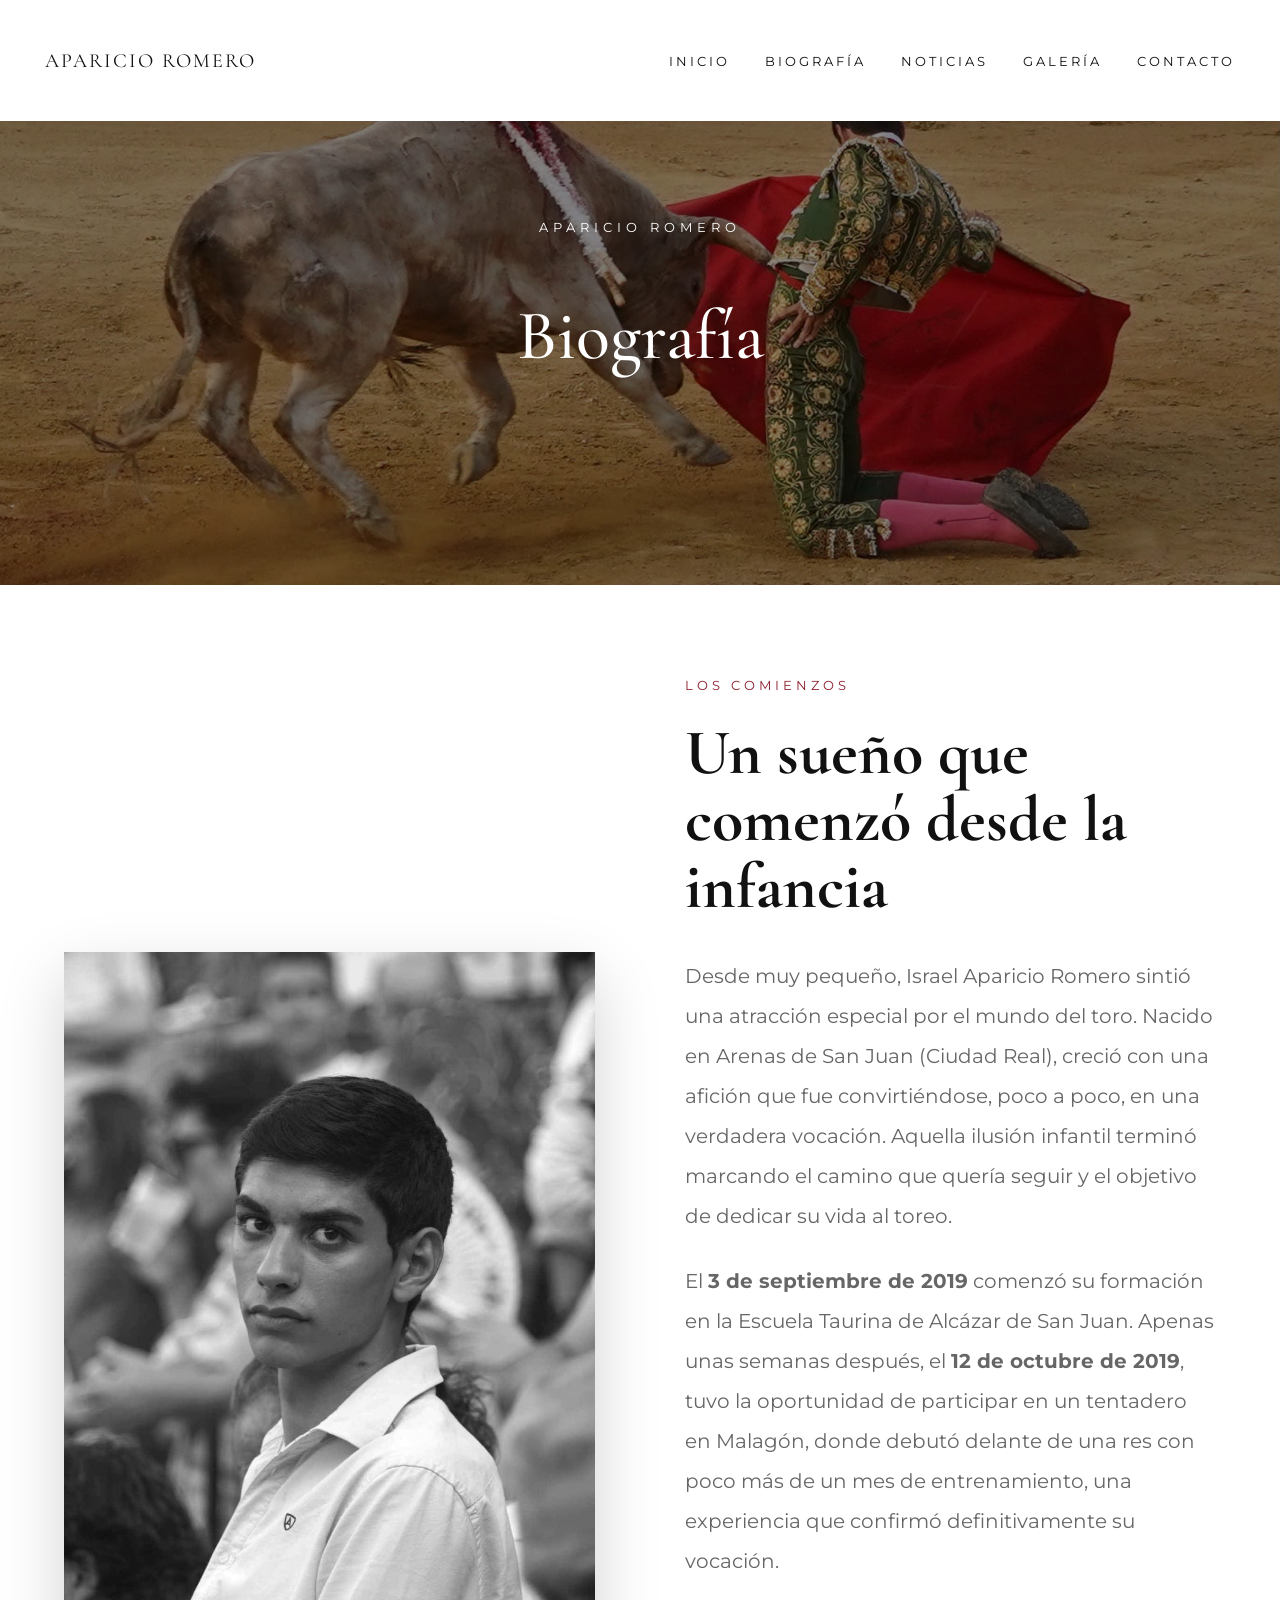
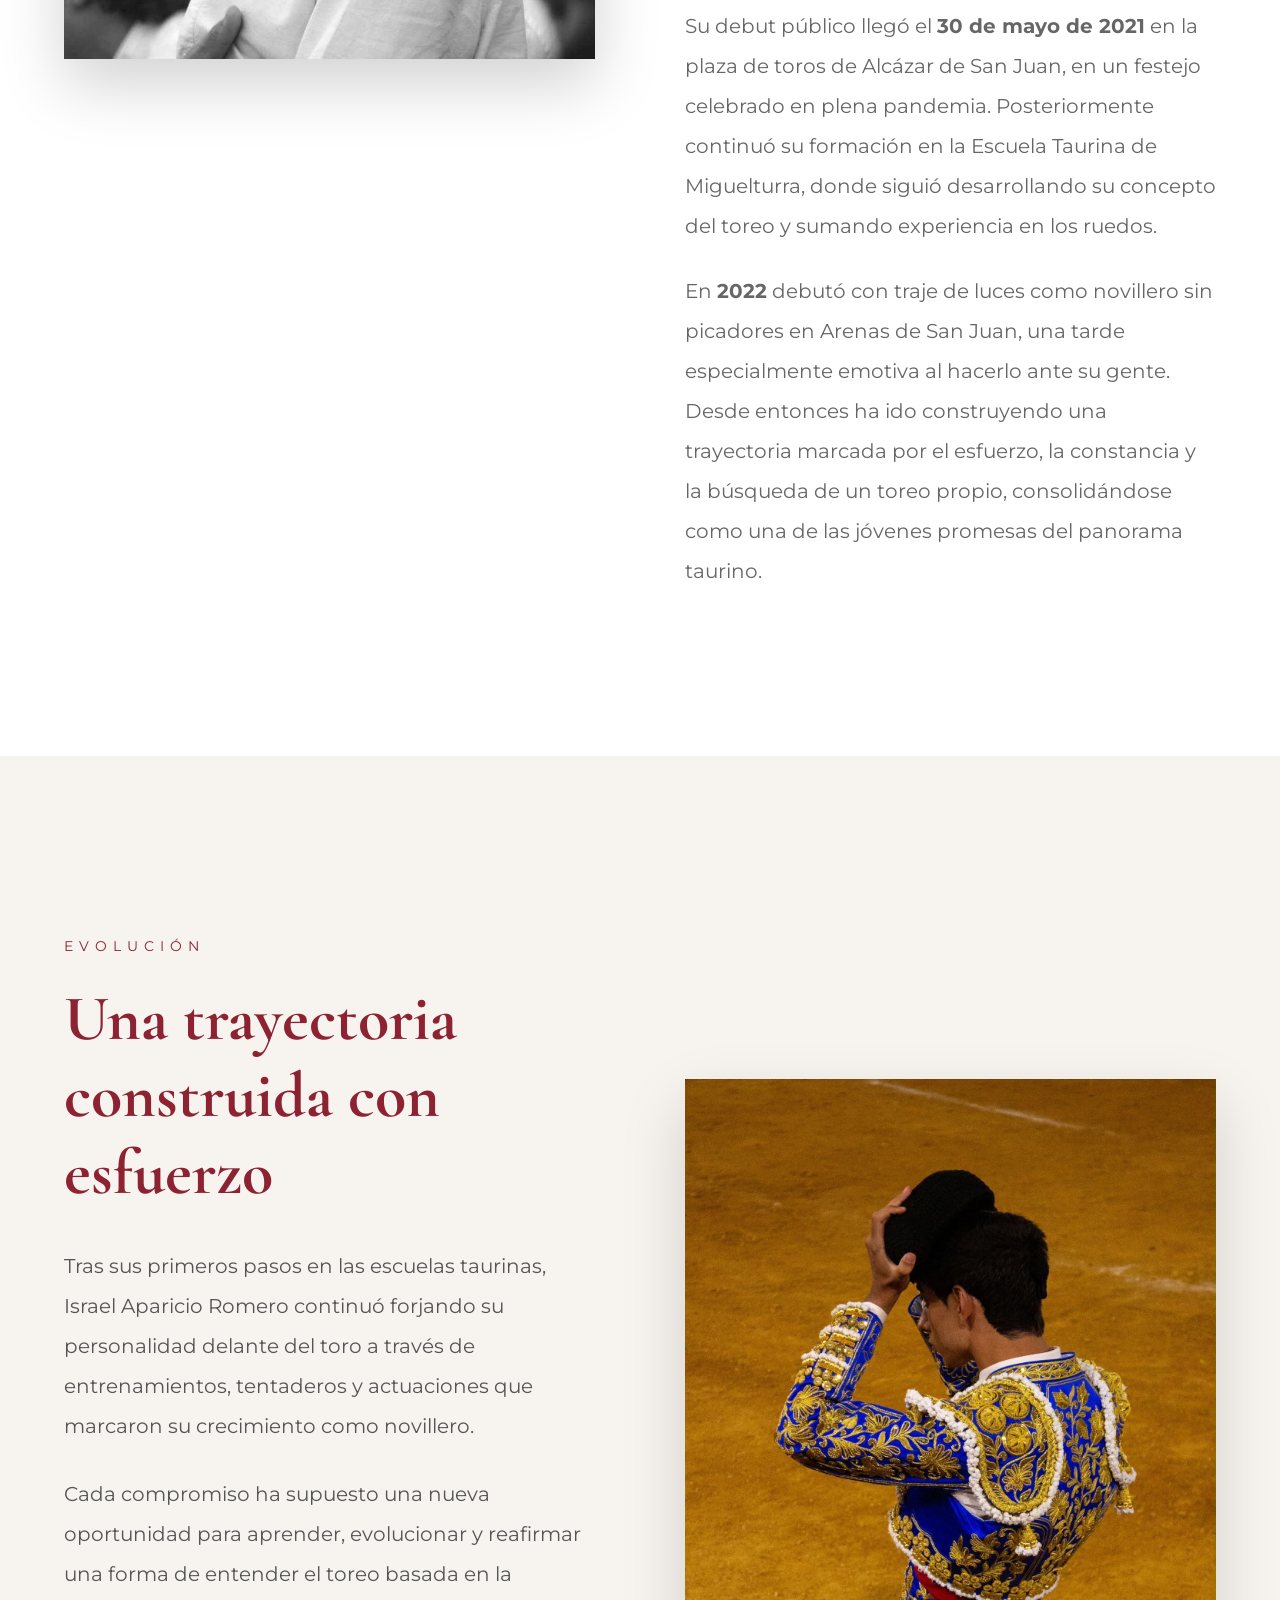
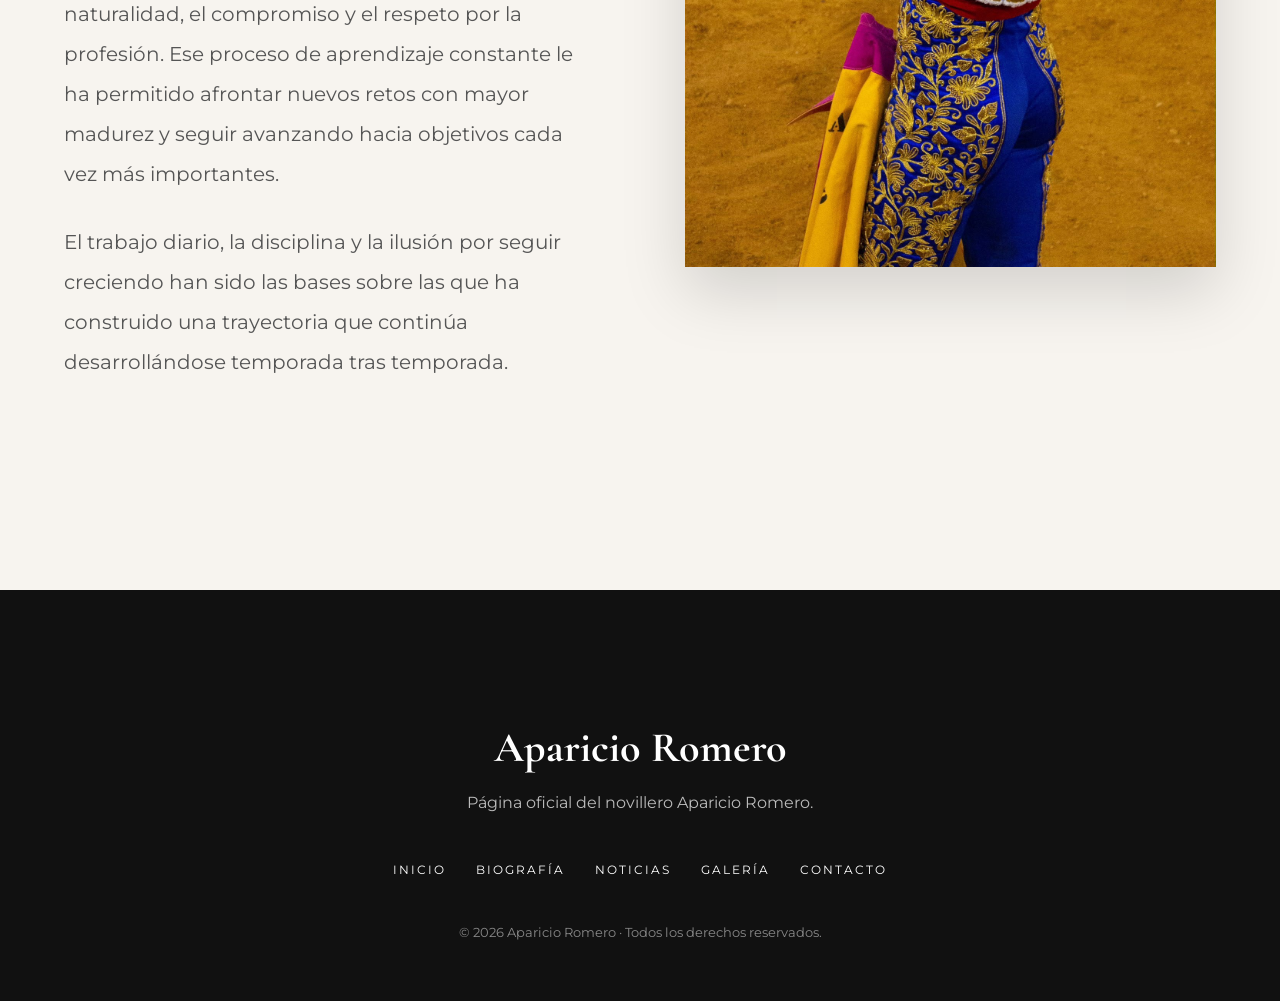
<file: biografia.html>
<!DOCTYPE html>
<html lang="es">

<head>

    <meta charset="UTF-8">

    <meta name="viewport" content="width=device-width, initial-scale=1.0">

    <title>Biografía | Aparicio Romero</title>

    <link rel="preconnect" href="https://fonts.googleapis.com">

    <link rel="preconnect" href="https://fonts.gstatic.com" crossorigin>

    <link href="https://fonts.googleapis.com/css2?family=Cormorant+Garamond:wght@400;500;600;700&family=Montserrat:wght@300;400;500;600&display=swap" rel="stylesheet">

    <link rel="stylesheet" href="css/estilos.css">

    <link rel="stylesheet" href="css/responsive.css">

</head>

<body class="interior">

<header>

<nav class="navbar">

<div class="logo">
    <a href="index.html">APARICIO ROMERO</a>
</div>

    <button class="menu-toggle" id="menu-toggle">
        ☰
    </button>

    <ul class="menu" id="menu">

        <li><a href="index.html">Inicio</a></li>
        <li><a href="biografia.html">Biografía</a></li>
        <li><a href="noticias.html">Noticias</a></li>
        <li><a href="galeria.html">Galería</a></li>
        <li><a href="contacto.html">Contacto</a></li>

    </ul>

</nav>

</header>

<section class="hero-page">

    <div class="hero-page-overlay">

        <span>APARICIO ROMERO</span>

        <h1>Biografía</h1>

    </div>

</section>

<section class="biografia-completa">

    <div class="biografia-contenedor">

        <div class="biografia-imagen">

            <img src="assets/img/biografia.jpg" alt="Aparicio Romero">

        </div>

<div class="biografia-texto">

    <span>Los comienzos</span>

    <h2>Un sueño que comenzó desde la infancia</h2>

    <p>
        Desde muy pequeño, Israel Aparicio Romero sintió una atracción especial por el mundo del toro. Nacido en Arenas de San Juan (Ciudad Real), creció con una afición que fue convirtiéndose, poco a poco, en una verdadera vocación. Aquella ilusión infantil terminó marcando el camino que quería seguir y el objetivo de dedicar su vida al toreo.
    </p>

    <p>
        El <strong>3 de septiembre de 2019</strong> comenzó su formación en la Escuela Taurina de Alcázar de San Juan. Apenas unas semanas después, el <strong>12 de octubre de 2019</strong>, tuvo la oportunidad de participar en un tentadero en Malagón, donde debutó delante de una res con poco más de un mes de entrenamiento, una experiencia que confirmó definitivamente su vocación.
    </p>

    <p>
        Su debut público llegó el <strong>30 de mayo de 2021</strong> en la plaza de toros de Alcázar de San Juan, en un festejo celebrado en plena pandemia. Posteriormente continuó su formación en la Escuela Taurina de Miguelturra, donde siguió desarrollando su concepto del toreo y sumando experiencia en los ruedos.
    </p>

    <p>
        En <strong>2022</strong> debutó con traje de luces como novillero sin picadores en Arenas de San Juan, una tarde especialmente emotiva al hacerlo ante su gente. Desde entonces ha ido construyendo una trayectoria marcada por el esfuerzo, la constancia y la búsqueda de un toreo propio, consolidándose como una de las jóvenes promesas del panorama taurino.
    </p>

</div>

    </div>

</section>

<section class="evolucion">

    <div class="evolucion-contenedor">

        <div class="evolucion-texto">

            <span>EVOLUCIÓN</span>

            <h2>Una trayectoria construida con esfuerzo</h2>

            <p>
                Tras sus primeros pasos en las escuelas taurinas, Israel Aparicio Romero continuó forjando su personalidad delante del toro a través de entrenamientos, tentaderos y actuaciones que marcaron su crecimiento como novillero.
            </p>

            <p>
                Cada compromiso ha supuesto una nueva oportunidad para aprender, evolucionar y reafirmar una forma de entender el toreo basada en la naturalidad, el compromiso y el respeto por la profesión. Ese proceso de aprendizaje constante le ha permitido afrontar nuevos retos con mayor madurez y seguir avanzando hacia objetivos cada vez más importantes.
            </p>

            <p>
                El trabajo diario, la disciplina y la ilusión por seguir creciendo han sido las bases sobre las que ha construido una trayectoria que continúa desarrollándose temporada tras temporada.
            </p>

        </div>

        <div class="evolucion-imagen">

            <img src="assets/img/evolucion.jpg" alt="Israel Aparicio Romero">

        </div>

    </div>

</section>

<footer>

    <div class="footer-contenedor">

        <h3>Aparicio Romero</h3>

        <p>
            Página oficial del novillero Aparicio Romero.
        </p>

        <div class="footer-links">

            <a href="index.html">Inicio</a>
            <a href="biografia.html">Biografía</a>
            <a href="noticias.html">Noticias</a>
            <a href="galeria.html">Galería</a>
            <a href="contacto.html">Contacto</a>

        </div>

        <span class="copyright">
            © 2026 Aparicio Romero · Todos los derechos reservados.
        </span>

    </div>

</footer>

<script src="js/main.js"></script>

</body>

</html>
</file>
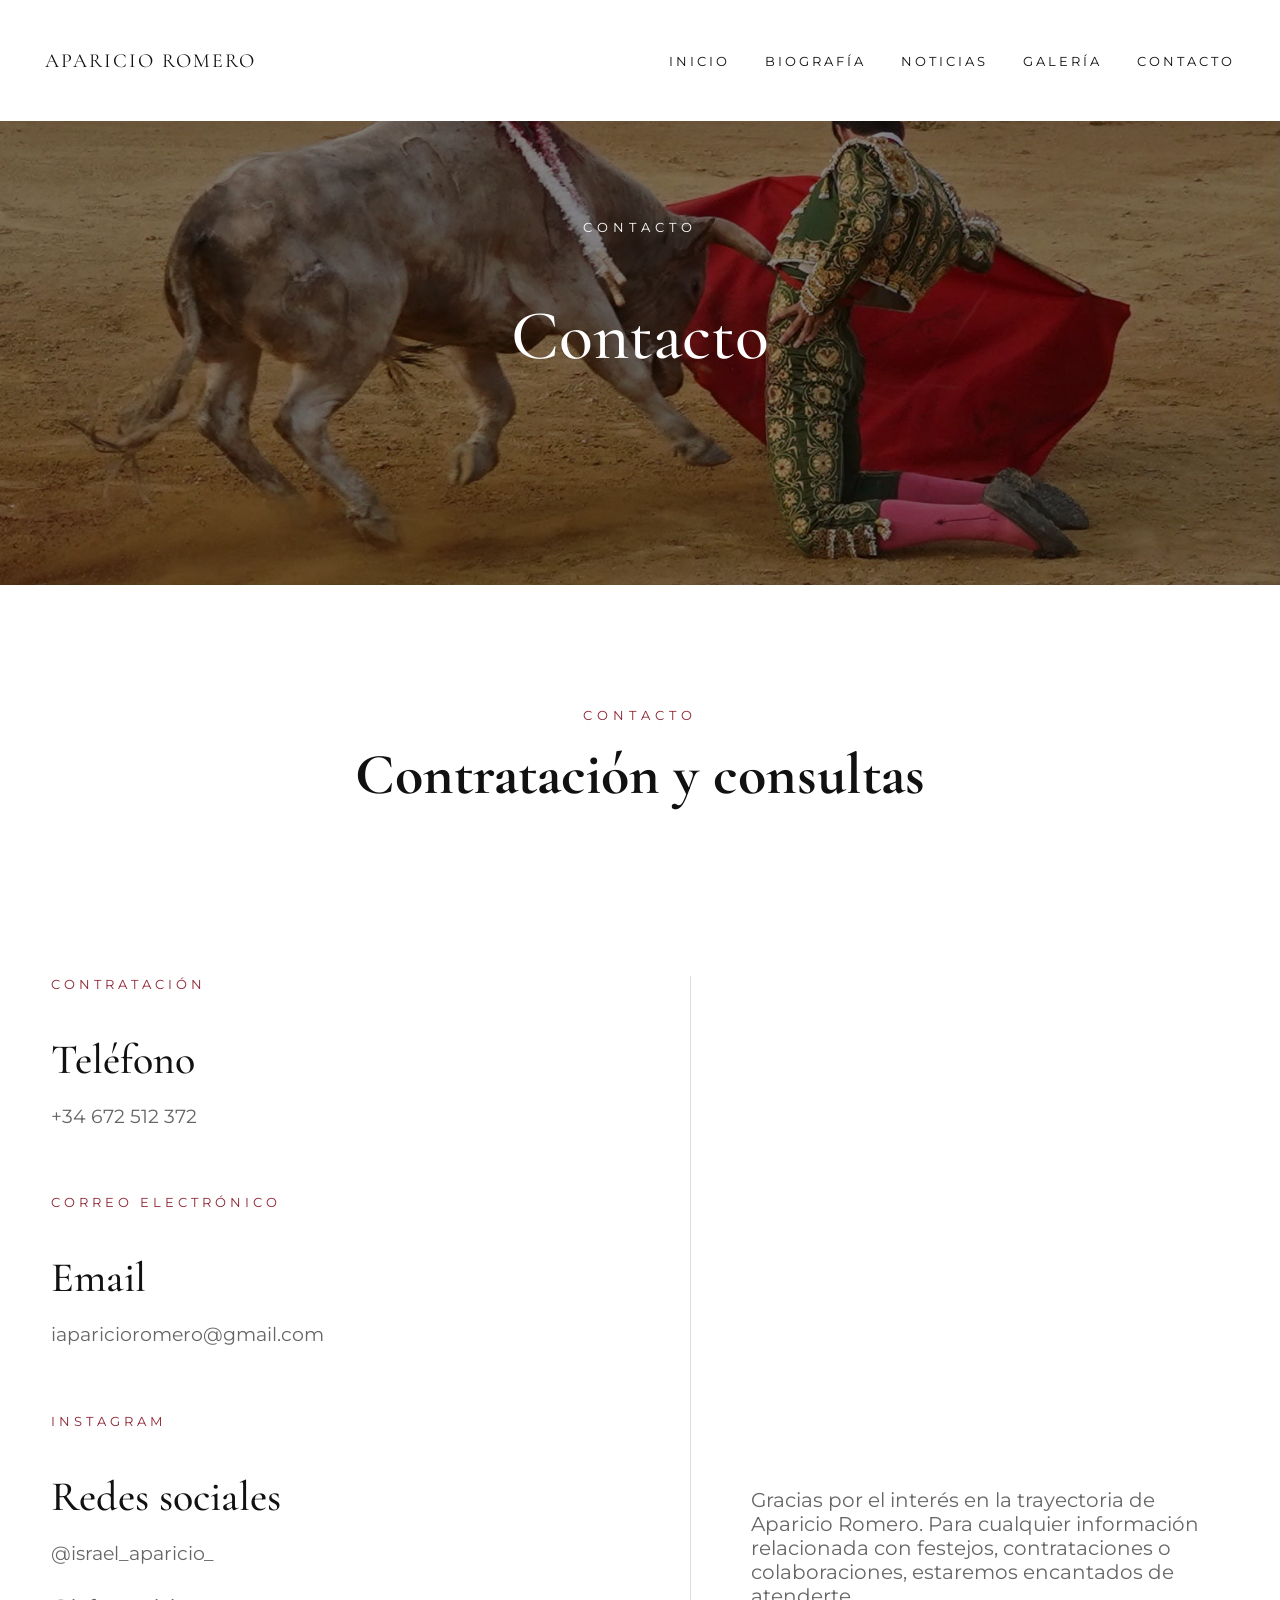
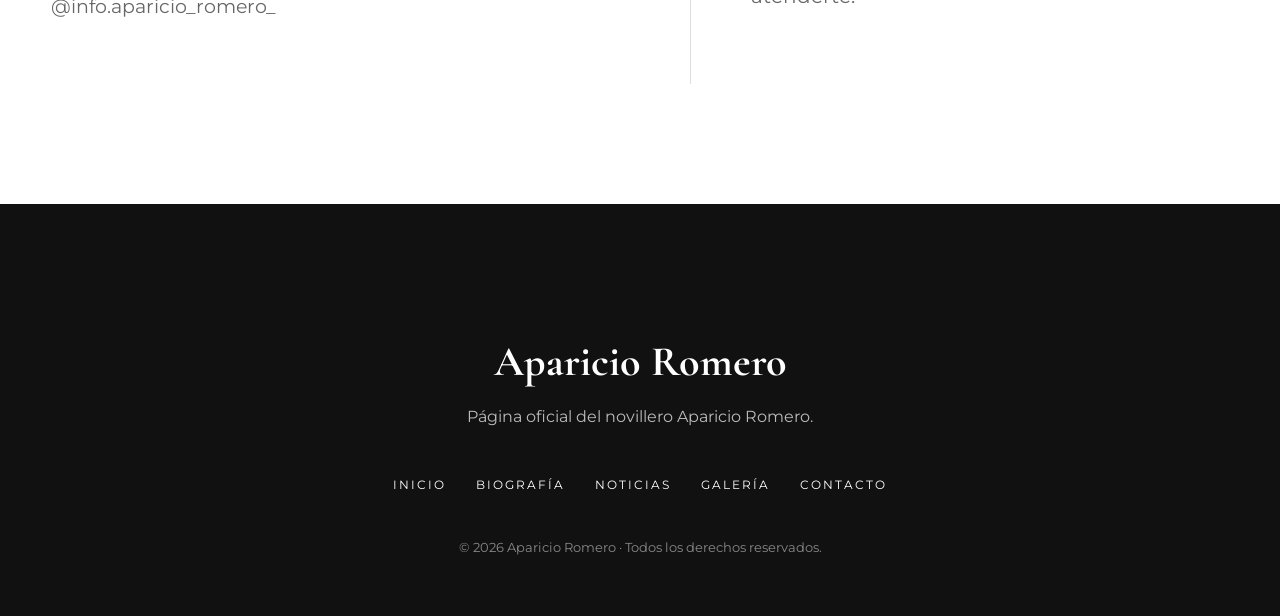
<file: contacto.html>
<!DOCTYPE html>
<html lang="es">

<head>

    <meta charset="UTF-8">

    <meta name="viewport" content="width=device-width, initial-scale=1.0">

    <title>Contacto | Aparicio Romero</title>

    <meta name="description" content="Contacto y contratación de Aparicio Romero.">

    <link rel="preconnect" href="https://fonts.googleapis.com">

    <link rel="preconnect" href="https://fonts.gstatic.com" crossorigin>

    <link href="https://fonts.googleapis.com/css2?family=Cormorant+Garamond:wght@400;500;600;700&family=Montserrat:wght@300;400;500;600&display=swap" rel="stylesheet">

    <link rel="stylesheet" href="css/estilos.css">
    <link rel="stylesheet" href="css/responsive.css">

</head>

<body class="interior">

<header>

 <nav class="navbar">

<div class="logo">
    <a href="index.html">APARICIO ROMERO</a>
</div>

    <button class="menu-toggle" id="menu-toggle">
        ☰
    </button>

    <ul class="menu" id="menu">

        <li><a href="index.html">Inicio</a></li>
        <li><a href="biografia.html">Biografía</a></li>
        <li><a href="noticias.html">Noticias</a></li>
        <li><a href="galeria.html">Galería</a></li>
        <li><a href="contacto.html">Contacto</a></li>

    </ul>

</nav>

</header>

<section class="hero-page">

    <div class="hero-page-overlay">

        <span>CONTACTO</span>

        <h1>Contacto</h1>

    </div>

</section>

<section class="contacto-page">

    <div class="titulo-seccion-interior">

        <span>CONTACTO</span>

        <h2>Contratación y consultas</h2>

        <p>
            Si deseas contactar con Aparicio Romero para contrataciones, colaboraciones o cualquier otra consulta, puedes hacerlo a través de los siguientes canales.
        </p>

    </div>

    <div class="contacto-contenedor">

        <div class="contacto-info">

            <div class="contacto-item">

                <span>CONTRATACIÓN</span>

                <h3>Teléfono</h3>

                <a href="tel:+34672512372">
                    +34 672 512 372
                </a>

            </div>

            <div class="contacto-item">

                <span>CORREO ELECTRÓNICO</span>

                <h3>Email</h3>

                <a href="mailto:iaparicioromero@gmail.com">
                    iaparicioromero@gmail.com
                </a>

            </div>

            <div class="contacto-item">

                <span>INSTAGRAM</span>

                <h3>Redes sociales</h3>

                <a href="https://www.instagram.com/israel_aparicio_/" target="_blank">
                    @israel_aparicio_
                </a>

                <br><br>

                <a href="https://www.instagram.com/info.aparicio_romero_/" target="_blank">
                    @info.aparicio_romero_
                </a>

            </div>

        </div>

        <div class="contacto-destacado">

            <h2>
                "La mejor forma de escribir el futuro es seguir soñándolo cada tarde."
            </h2>

            <p>
                Gracias por el interés en la trayectoria de Aparicio Romero. Para cualquier información relacionada con festejos, contrataciones o colaboraciones, estaremos encantados de atenderte.
            </p>

        </div>

    </div>

</section>

<footer>

    <div class="footer-contenedor">

        <h3>Aparicio Romero</h3>

        <p>
            Página oficial del novillero Aparicio Romero.
        </p>

        <div class="footer-links">

            <a href="index.html">Inicio</a>
            <a href="biografia.html">Biografía</a>
            <a href="noticias.html">Noticias</a>
            <a href="galeria.html">Galería</a>
            <a href="contacto.html">Contacto</a>

        </div>

        <span class="copyright">
            © 2026 Aparicio Romero · Todos los derechos reservados.
        </span>

    </div>

</footer>

<script src="js/main.js"></script>

</body>

</html>
</file>
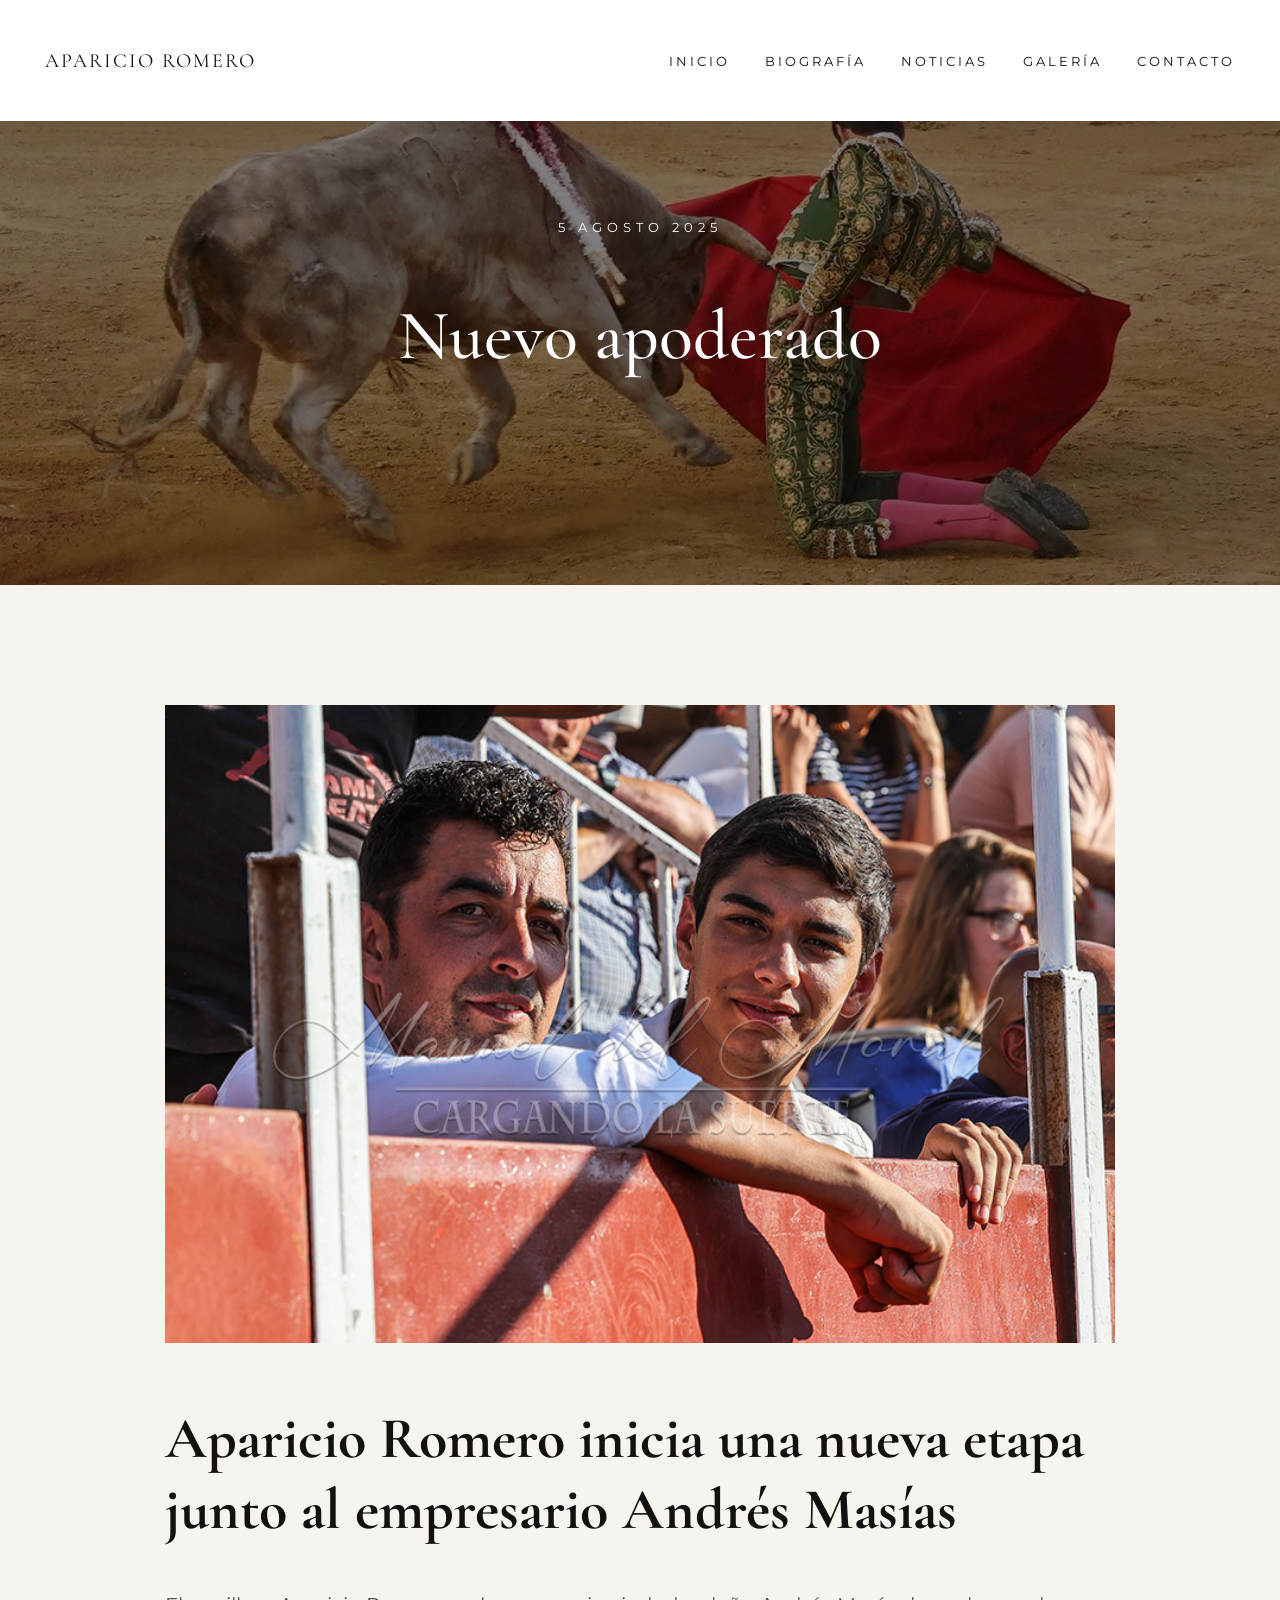
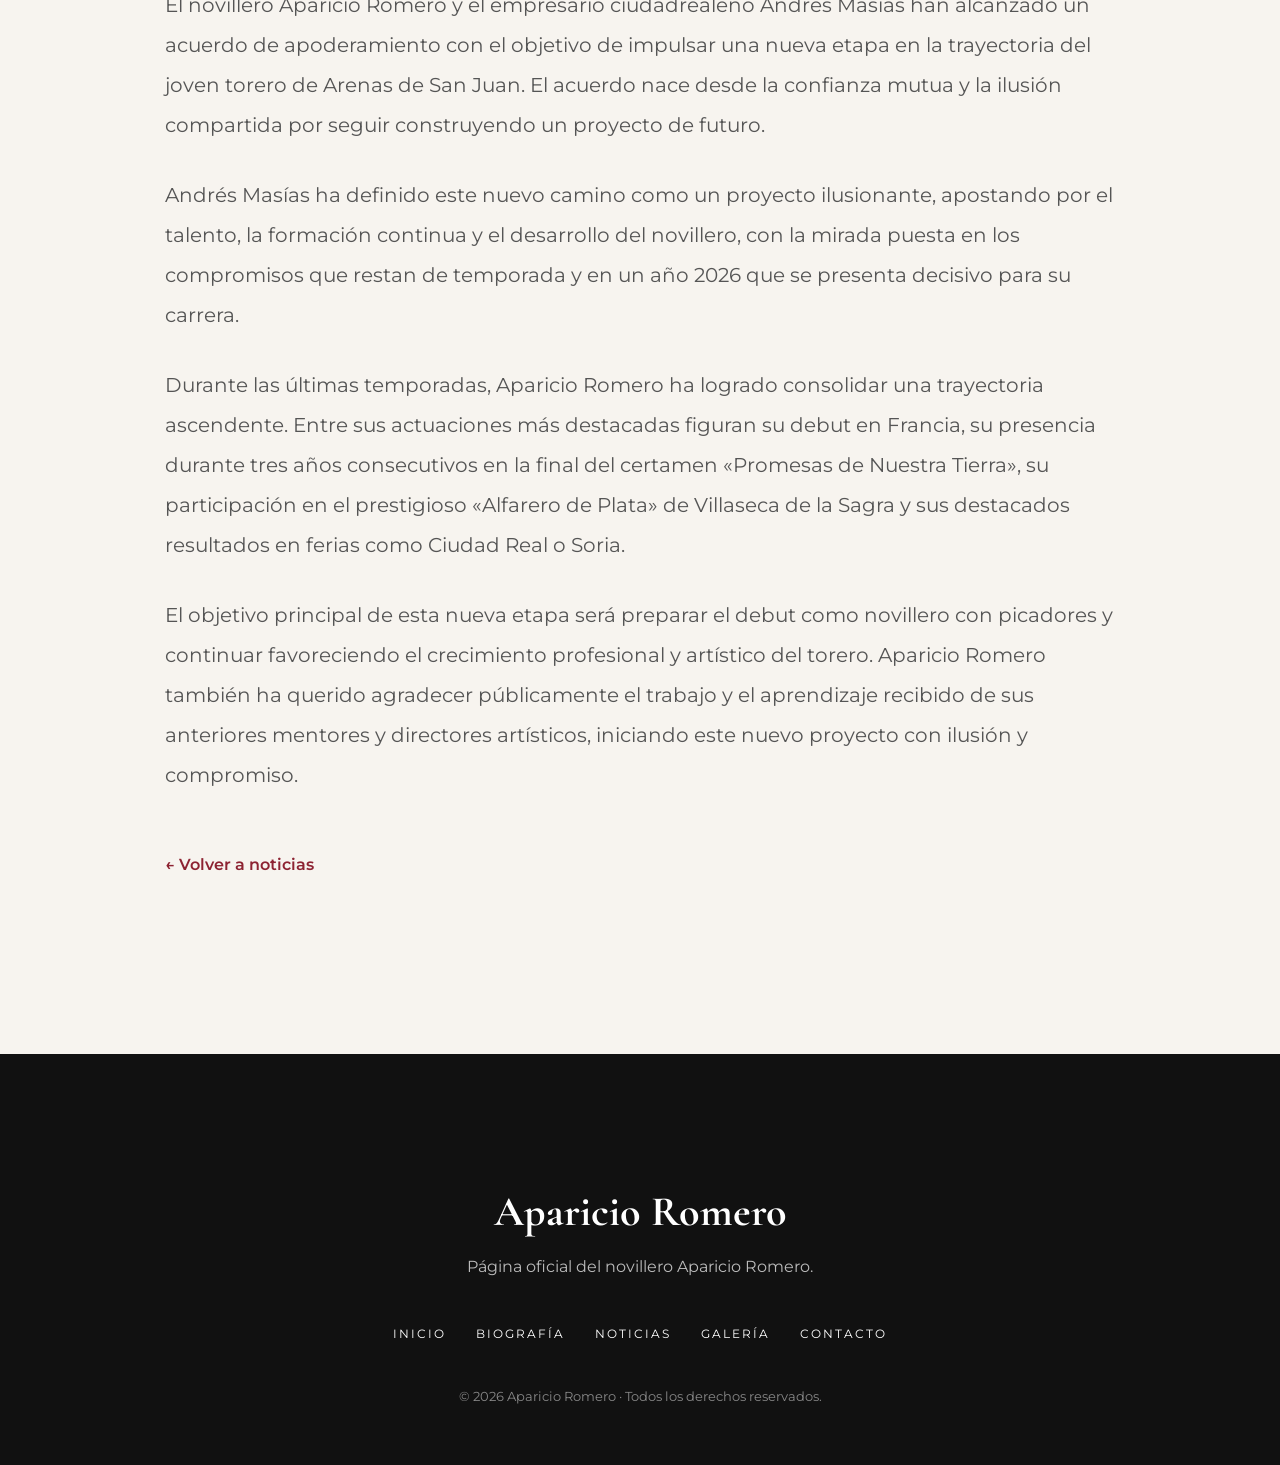
<file: noticia-apoderado.html>
<!DOCTYPE html>
<html lang="es">

<head>

    <meta charset="UTF-8">

    <meta name="viewport" content="width=device-width, initial-scale=1.0">

    <title>Nuevo apoderado | Aparicio Romero</title>

    <link rel="preconnect" href="https://fonts.googleapis.com">

    <link rel="preconnect" href="https://fonts.gstatic.com" crossorigin>

    <link href="https://fonts.googleapis.com/css2?family=Cormorant+Garamond:wght@400;500;600;700&family=Montserrat:wght@300;400;500;600&display=swap" rel="stylesheet">

    <link rel="stylesheet" href="css/estilos.css">

    <link rel="stylesheet" href="css/responsive.css">

</head>

<body class="interior">

<header>

<nav class="navbar">

<div class="logo">
    <a href="index.html">APARICIO ROMERO</a>
</div>

    <button class="menu-toggle" id="menu-toggle">
        ☰
    </button>

    <ul class="menu" id="menu">

        <li><a href="index.html">Inicio</a></li>
        <li><a href="biografia.html">Biografía</a></li>
        <li><a href="noticias.html">Noticias</a></li>
        <li><a href="galeria.html">Galería</a></li>
        <li><a href="contacto.html">Contacto</a></li>

    </ul>

</nav>

</header>

<section class="hero-page">

    <div class="hero-page-overlay">

<span>5 AGOSTO 2025</span>

<h1>Nuevo apoderado</h1>

    </div>

</section>

<section class="articulo-noticia">

    <div class="articulo-contenedor">

        <img src="assets/noticias/noticia2.jpg" alt="Debut con picadores de Aparicio Romero">

<div class="articulo-texto">

    <h2>
        Aparicio Romero inicia una nueva etapa junto al empresario Andrés Masías
    </h2>

    <p>
        El novillero Aparicio Romero y el empresario ciudadrealeño Andrés Masías han alcanzado un acuerdo de apoderamiento con el objetivo de impulsar una nueva etapa en la trayectoria del joven torero de Arenas de San Juan. El acuerdo nace desde la confianza mutua y la ilusión compartida por seguir construyendo un proyecto de futuro.
    </p>

    <p>
        Andrés Masías ha definido este nuevo camino como un proyecto ilusionante, apostando por el talento, la formación continua y el desarrollo del novillero, con la mirada puesta en los compromisos que restan de temporada y en un año 2026 que se presenta decisivo para su carrera. 
    </p>

    <p>
        Durante las últimas temporadas, Aparicio Romero ha logrado consolidar una trayectoria ascendente. Entre sus actuaciones más destacadas figuran su debut en Francia, su presencia durante tres años consecutivos en la final del certamen «Promesas de Nuestra Tierra», su participación en el prestigioso «Alfarero de Plata» de Villaseca de la Sagra y sus destacados resultados en ferias como Ciudad Real o Soria. 
    </p>

    <p>
        El objetivo principal de esta nueva etapa será preparar el debut como novillero con picadores y continuar favoreciendo el crecimiento profesional y artístico del torero. Aparicio Romero también ha querido agradecer públicamente el trabajo y el aprendizaje recibido de sus anteriores mentores y directores artísticos, iniciando este nuevo proyecto con ilusión y compromiso. 
    </p>

    <a href="noticias.html" class="volver-noticias">
        ← Volver a noticias
    </a>

</div>

    </div>

</section>


<footer>

    <div class="footer-contenedor">

        <h3>Aparicio Romero</h3>

        <p>
            Página oficial del novillero Aparicio Romero.
        </p>

        <div class="footer-links">

            <a href="index.html">Inicio</a>
            <a href="biografia.html">Biografía</a>
            <a href="noticias.html">Noticias</a>
            <a href="galeria.html">Galería</a>
            <a href="contacto.html">Contacto</a>

        </div>

        <span class="copyright">
            © 2026 Aparicio Romero · Todos los derechos reservados.
        </span>

    </div>

</footer>

<script src="js/main.js"></script>

</body>

</html>
</file>
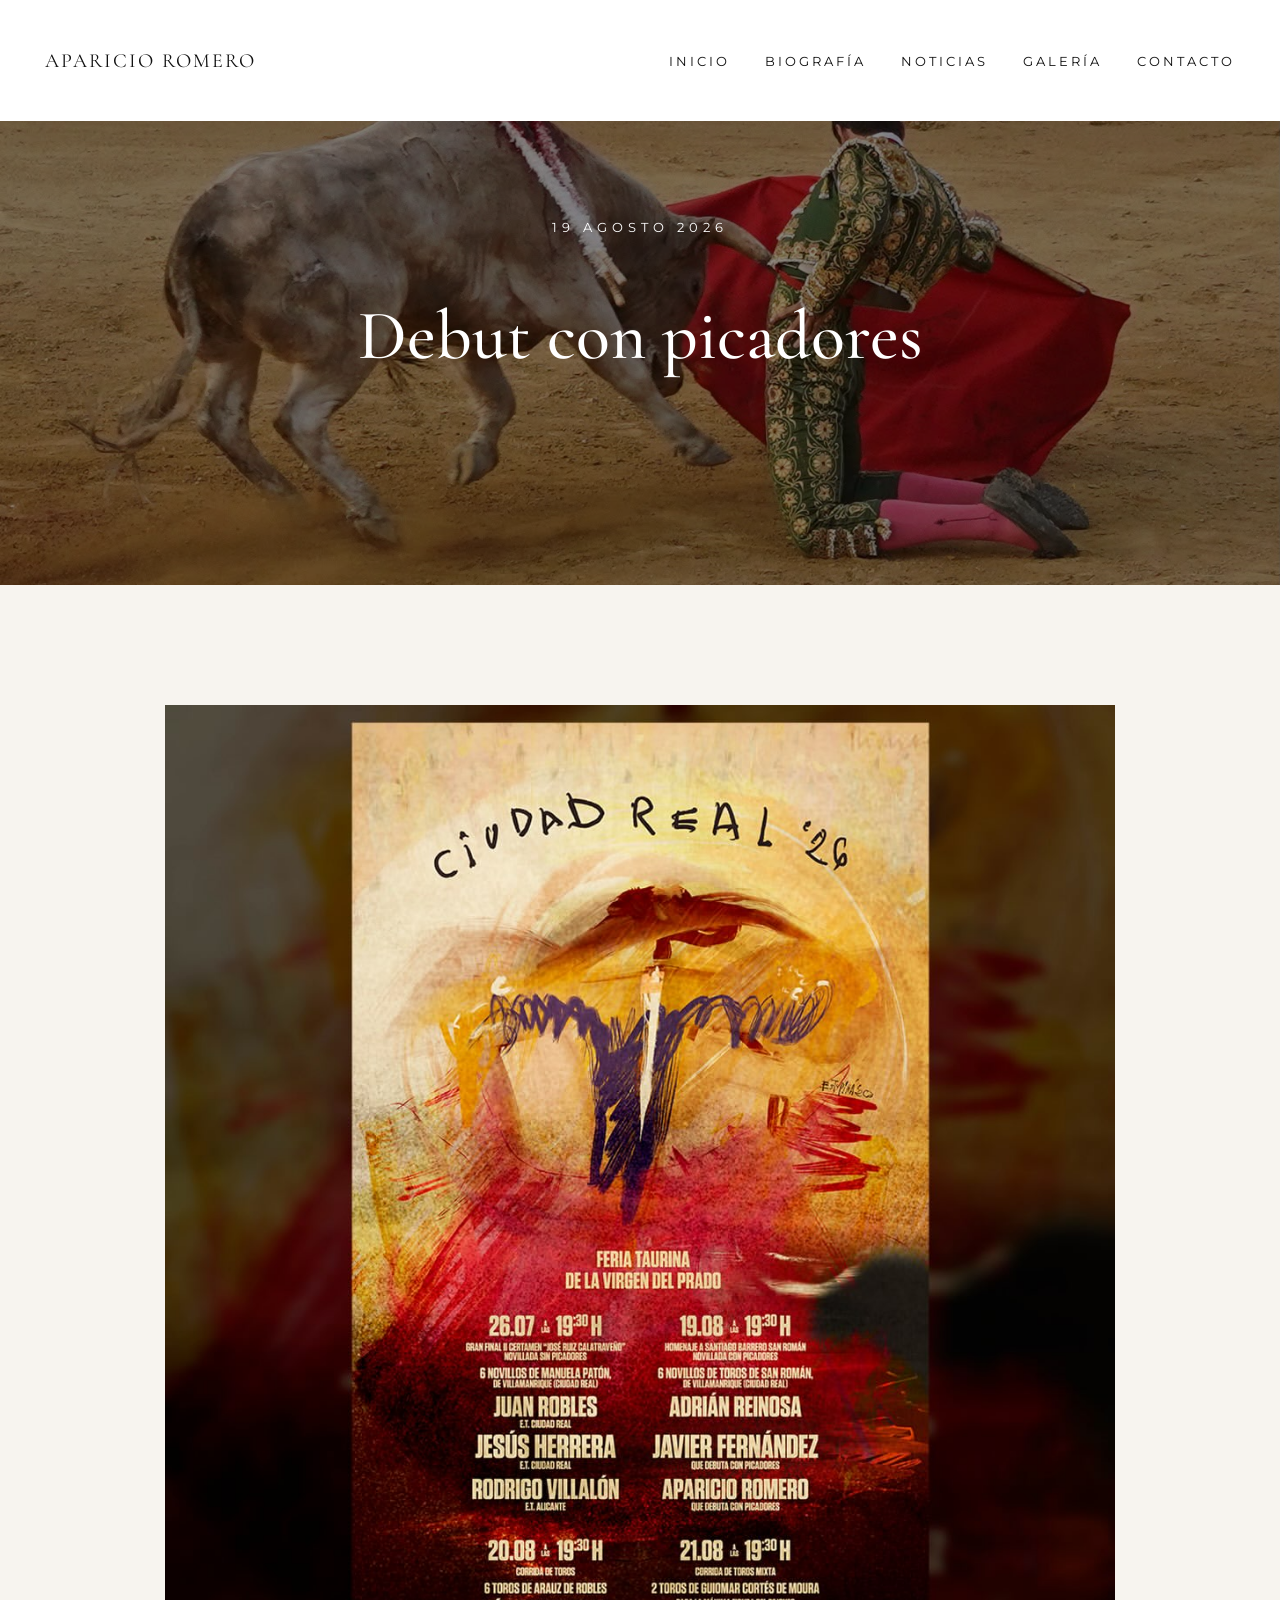
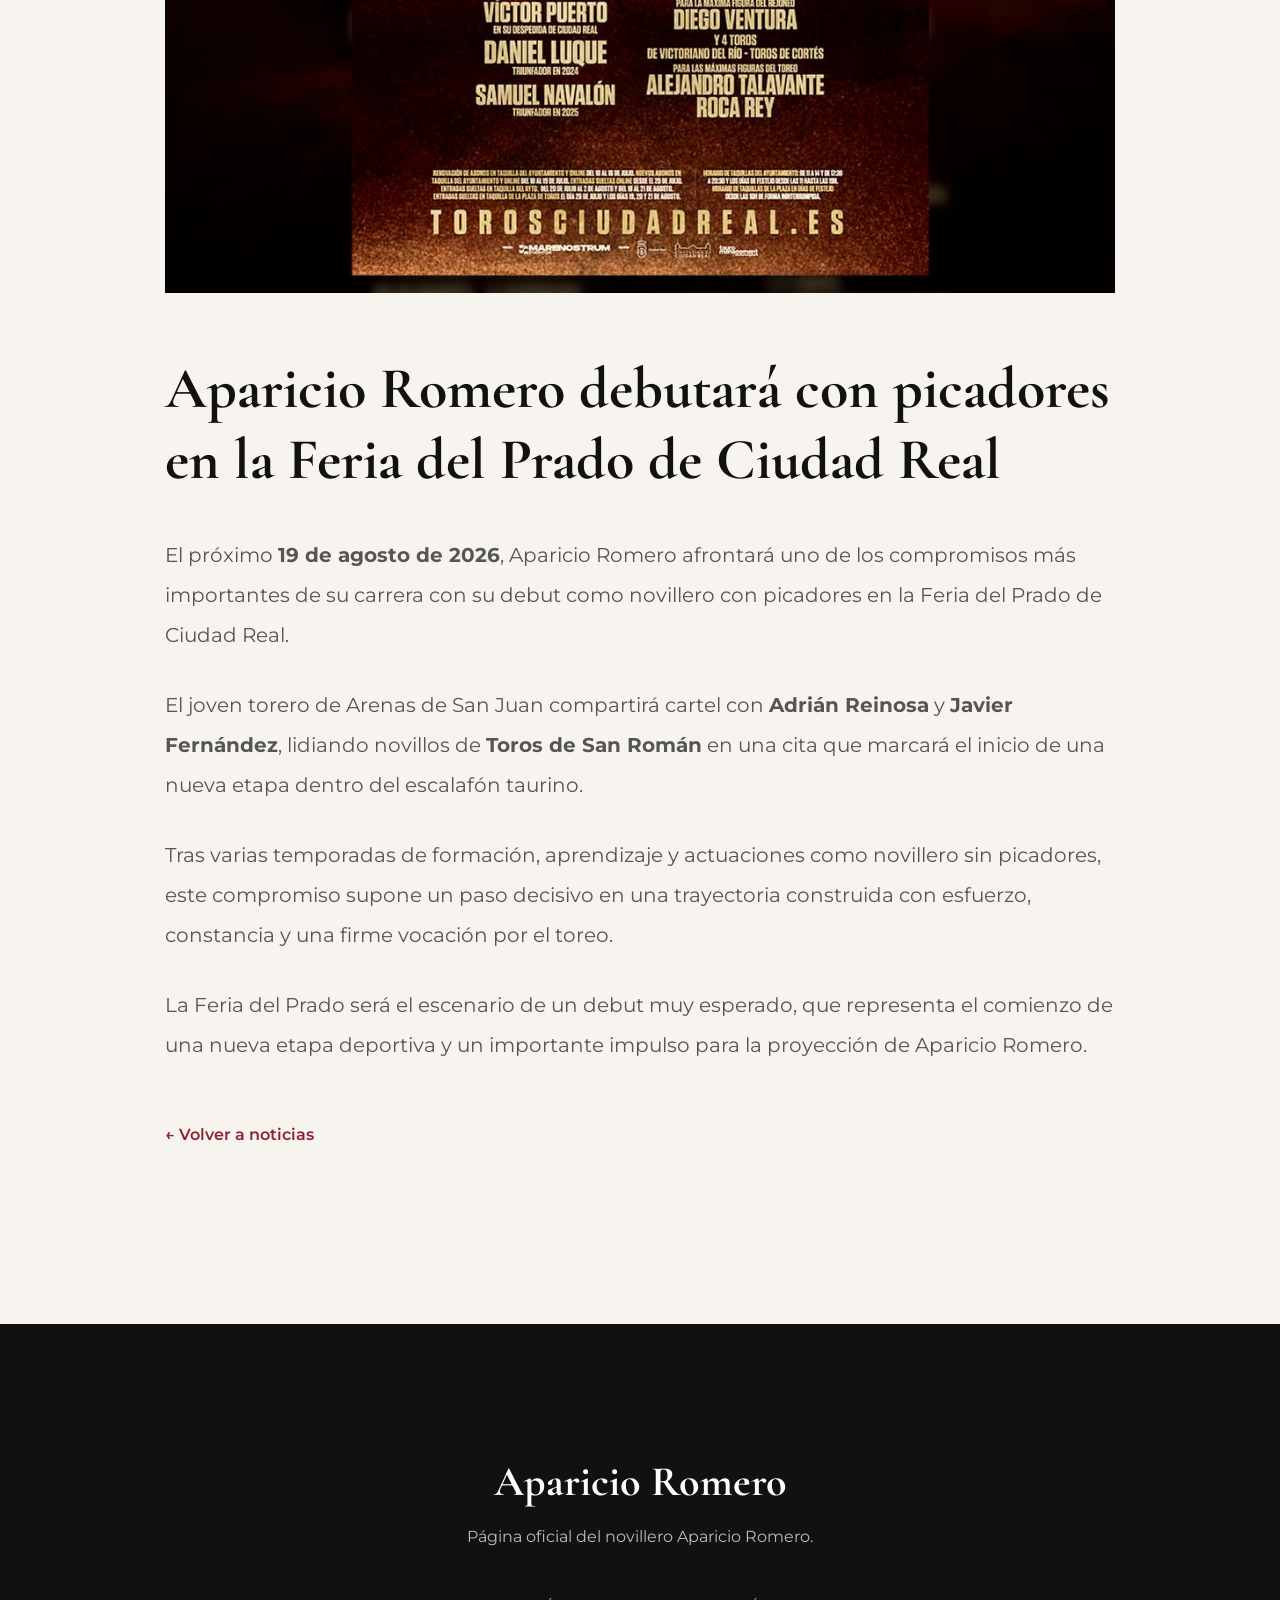
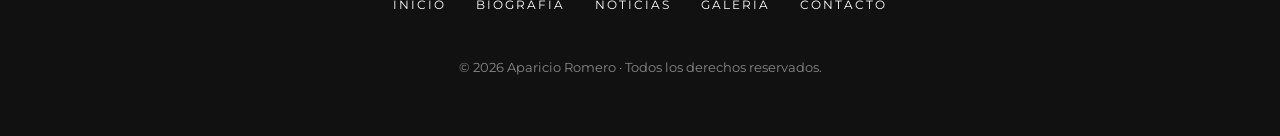
<file: noticia-debut.html>
<!DOCTYPE html>
<html lang="es">

<head>

    <meta charset="UTF-8">

    <meta name="viewport" content="width=device-width, initial-scale=1.0">

    <title>Debut con picadores | Aparicio Romero</title>

    <link rel="preconnect" href="https://fonts.googleapis.com">

    <link rel="preconnect" href="https://fonts.gstatic.com" crossorigin>

    <link href="https://fonts.googleapis.com/css2?family=Cormorant+Garamond:wght@400;500;600;700&family=Montserrat:wght@300;400;500;600&display=swap" rel="stylesheet">

    <link rel="stylesheet" href="css/estilos.css">
    <link rel="stylesheet" href="css/responsive.css">

</head>

<body class="interior">

<header>

<nav class="navbar">

<div class="logo">
    <a href="index.html">APARICIO ROMERO</a>
</div>

    <button class="menu-toggle" id="menu-toggle">
        ☰
    </button>

    <ul class="menu" id="menu">

        <li><a href="index.html">Inicio</a></li>
        <li><a href="biografia.html">Biografía</a></li>
        <li><a href="noticias.html">Noticias</a></li>
        <li><a href="galeria.html">Galería</a></li>
        <li><a href="contacto.html">Contacto</a></li>

    </ul>

</nav>

</header>

<section class="hero-page">

    <div class="hero-page-overlay">

        <span>19 AGOSTO 2026</span>

        <h1>Debut con picadores</h1>

    </div>

</section>

<section class="articulo-noticia">

    <div class="articulo-contenedor">

        <img src="assets/noticias/debut-picadores.jpg" alt="Debut con picadores de Aparicio Romero">

        <div class="articulo-texto">

            <h2>
                Aparicio Romero debutará con picadores en la Feria del Prado de Ciudad Real
            </h2>

            <p>
                El próximo <strong>19 de agosto de 2026</strong>, Aparicio Romero afrontará uno de los compromisos más importantes de su carrera con su debut como novillero con picadores en la Feria del Prado de Ciudad Real.
            </p>

            <p>
                El joven torero de Arenas de San Juan compartirá cartel con <strong>Adrián Reinosa</strong> y <strong>Javier Fernández</strong>, lidiando novillos de <strong>Toros de San Román</strong> en una cita que marcará el inicio de una nueva etapa dentro del escalafón taurino.
            </p>

            <p>
                Tras varias temporadas de formación, aprendizaje y actuaciones como novillero sin picadores, este compromiso supone un paso decisivo en una trayectoria construida con esfuerzo, constancia y una firme vocación por el toreo.
            </p>

            <p>
                La Feria del Prado será el escenario de un debut muy esperado, que representa el comienzo de una nueva etapa deportiva y un importante impulso para la proyección de Aparicio Romero.
            </p>

            <a href="noticias.html" class="volver-noticias">
                ← Volver a noticias
            </a>

        </div>

    </div>

</section>

<footer>

    <div class="footer-contenedor">

        <h3>Aparicio Romero</h3>

        <p>
            Página oficial del novillero Aparicio Romero.
        </p>

        <div class="footer-links">

            <a href="index.html">Inicio</a>
            <a href="biografia.html">Biografía</a>
            <a href="noticias.html">Noticias</a>
            <a href="galeria.html">Galería</a>
            <a href="contacto.html">Contacto</a>

        </div>

        <span class="copyright">
            © 2026 Aparicio Romero · Todos los derechos reservados.
        </span>

    </div>

</footer>

<script src="js/main.js"></script>

</body>

</html>
</file>
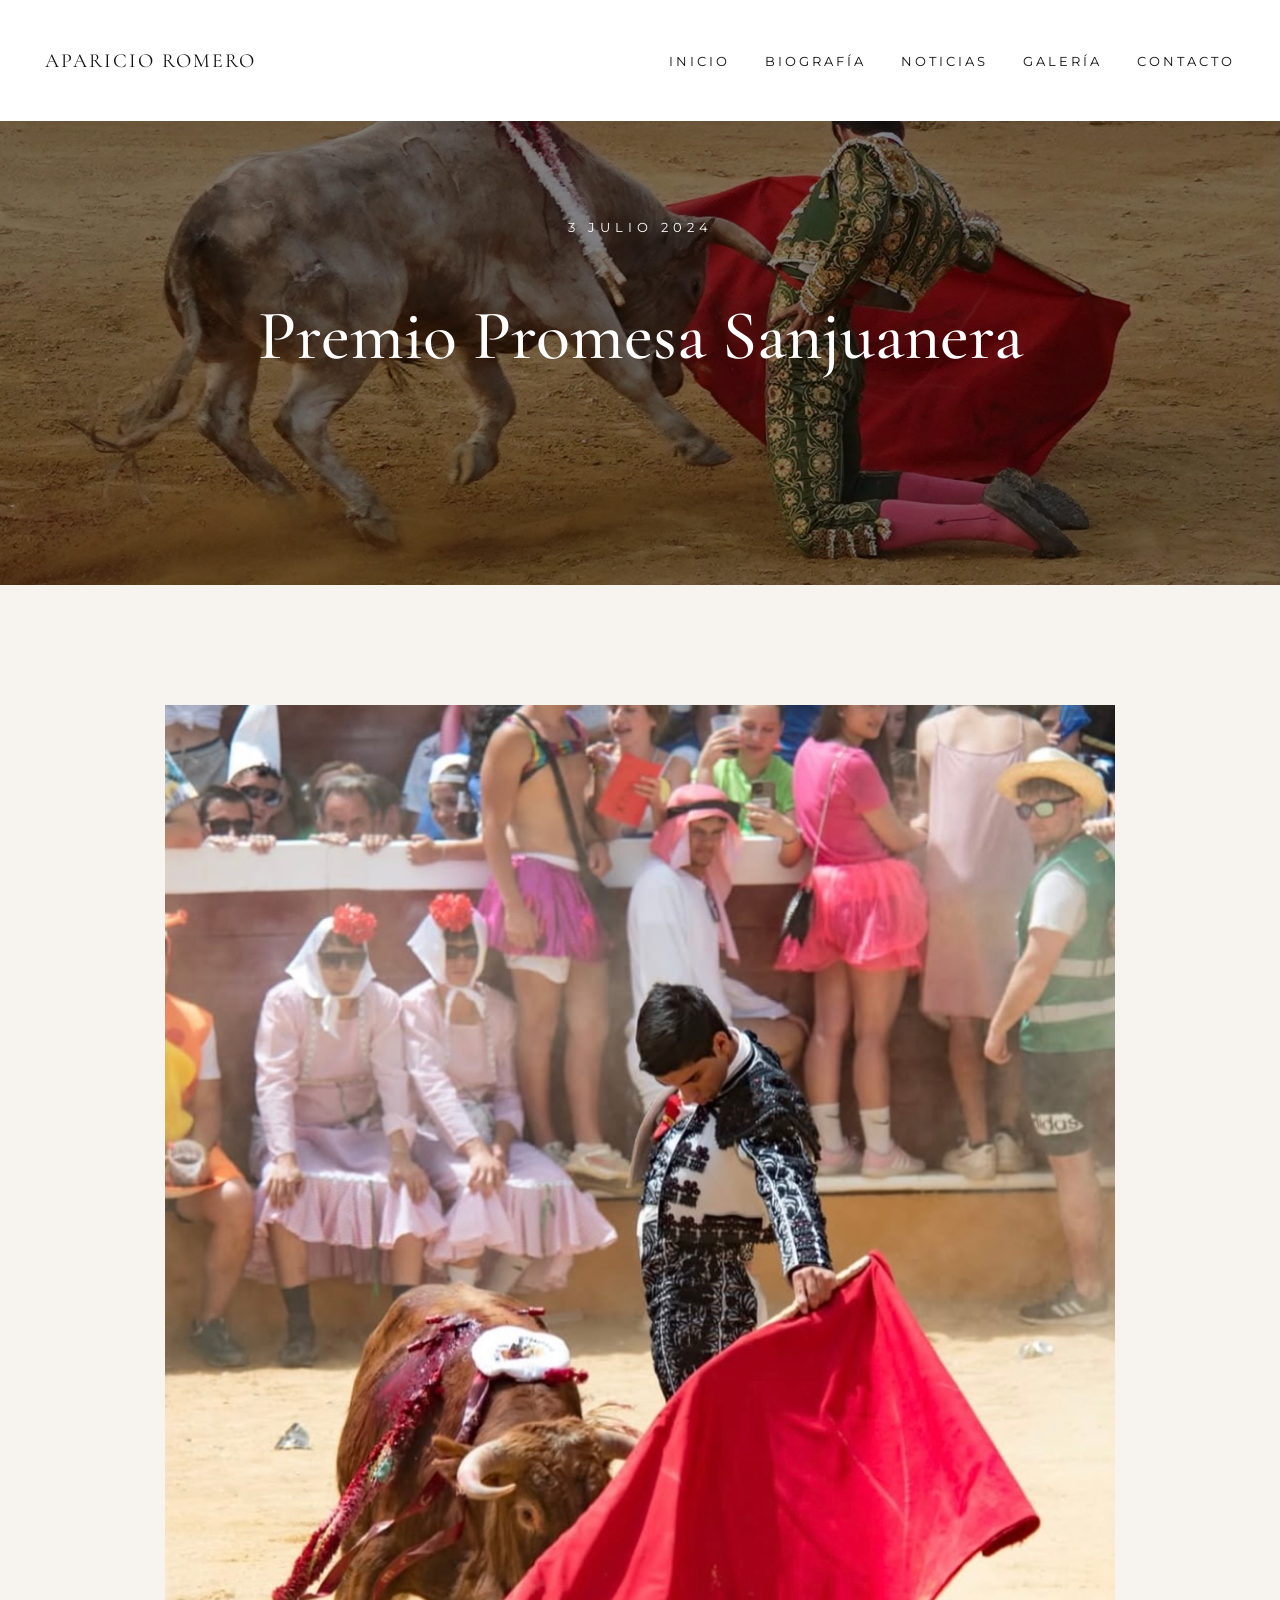
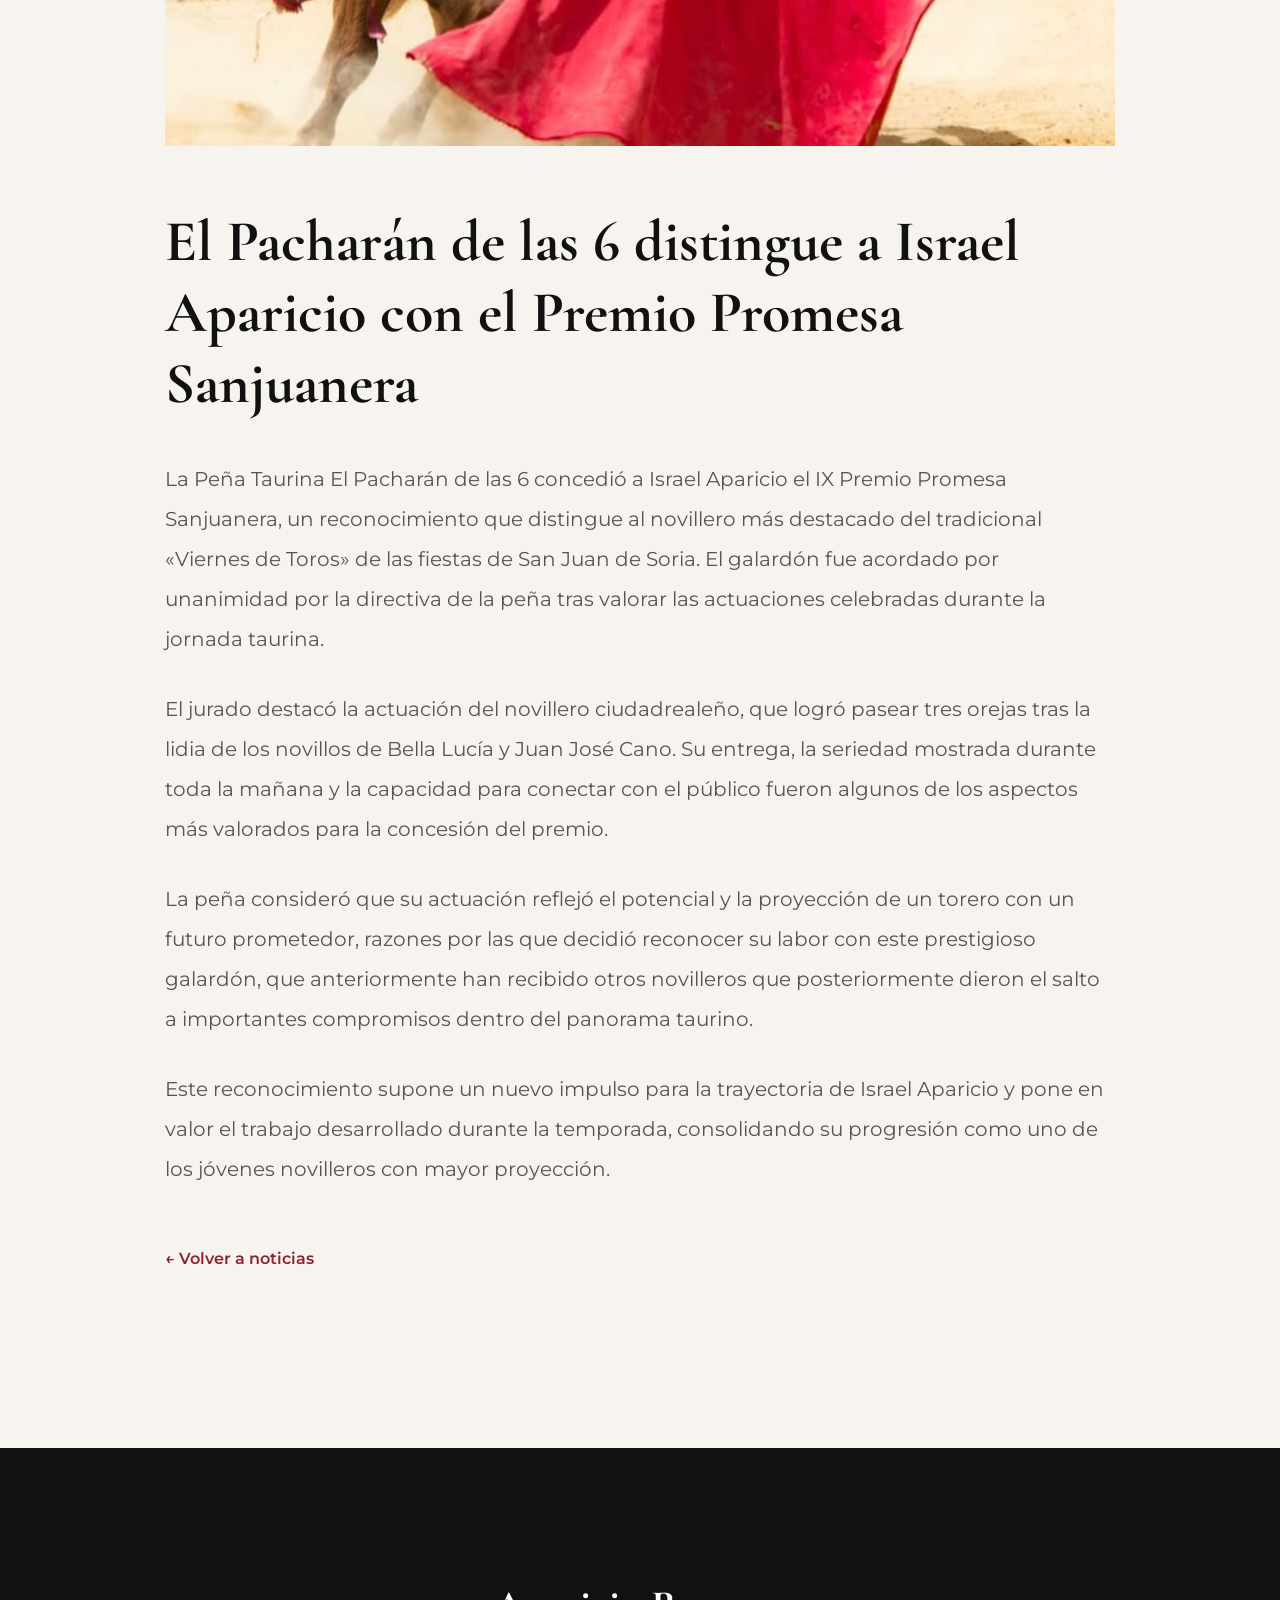
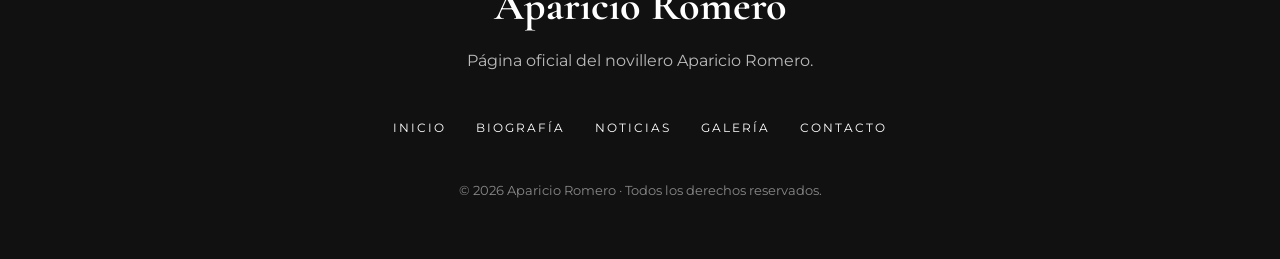
<file: noticia-premio.html>
<!DOCTYPE html>
<html lang="es">

<head>

    <meta charset="UTF-8">

    <meta name="viewport" content="width=device-width, initial-scale=1.0">

    <title>Premio | Aparicio Romero</title>

    <link rel="preconnect" href="https://fonts.googleapis.com">

    <link rel="preconnect" href="https://fonts.gstatic.com" crossorigin>

    <link href="https://fonts.googleapis.com/css2?family=Cormorant+Garamond:wght@400;500;600;700&family=Montserrat:wght@300;400;500;600&display=swap" rel="stylesheet">

    <link rel="stylesheet" href="css/estilos.css">

    <link rel="stylesheet" href="css/responsive.css">

</head>

<body class="interior">

<header>

 <nav class="navbar">

<div class="logo">
    <a href="index.html">APARICIO ROMERO</a>
</div>

    <button class="menu-toggle" id="menu-toggle">
        ☰
    </button>

    <ul class="menu" id="menu">

        <li><a href="index.html">Inicio</a></li>
        <li><a href="biografia.html">Biografía</a></li>
        <li><a href="noticias.html">Noticias</a></li>
        <li><a href="galeria.html">Galería</a></li>
        <li><a href="contacto.html">Contacto</a></li>

    </ul>

</nav>

</header>

<section class="hero-page">

    <div class="hero-page-overlay">

<span>3 JULIO 2024</span>

<h1>Premio Promesa Sanjuanera</h1>

    </div>

</section>

<section class="articulo-noticia">

    <div class="articulo-contenedor">

        <img src="assets/noticias/noticia33.jpg" alt="Debut con picadores de Aparicio Romero">

<div class="articulo-texto">

    <h2>
    El Pacharán de las 6 distingue a Israel Aparicio con el Premio Promesa Sanjuanera
    </h2>

<p>
        La Peña Taurina El Pacharán de las 6 concedió a Israel Aparicio el IX Premio Promesa Sanjuanera, un reconocimiento que distingue al novillero más destacado del tradicional «Viernes de Toros» de las fiestas de San Juan de Soria. El galardón fue acordado por unanimidad por la directiva de la peña tras valorar las actuaciones celebradas durante la jornada taurina. 
    </p>

    <p>
        El jurado destacó la actuación del novillero ciudadrealeño, que logró pasear tres orejas tras la lidia de los novillos de Bella Lucía y Juan José Cano. Su entrega, la seriedad mostrada durante toda la mañana y la capacidad para conectar con el público fueron algunos de los aspectos más valorados para la concesión del premio.
    </p>

    <p>
        La peña consideró que su actuación reflejó el potencial y la proyección de un torero con un futuro prometedor, razones por las que decidió reconocer su labor con este prestigioso galardón, que anteriormente han recibido otros novilleros que posteriormente dieron el salto a importantes compromisos dentro del panorama taurino. 
    </p>

    <p>
        Este reconocimiento supone un nuevo impulso para la trayectoria de Israel Aparicio y pone en valor el trabajo desarrollado durante la temporada, consolidando su progresión como uno de los jóvenes novilleros con mayor proyección.
    </p>

    <a href="noticias.html" class="volver-noticias">
        ← Volver a noticias
    </a>

</div>

    </div>

</section>


<footer>

    <div class="footer-contenedor">

        <h3>Aparicio Romero</h3>

        <p>
            Página oficial del novillero Aparicio Romero.
        </p>

        <div class="footer-links">

            <a href="index.html">Inicio</a>
            <a href="biografia.html">Biografía</a>
            <a href="noticias.html">Noticias</a>
            <a href="galeria.html">Galería</a>
            <a href="contacto.html">Contacto</a>

        </div>

        <span class="copyright">
            © 2026 Aparicio Romero · Todos los derechos reservados.
        </span>

    </div>

</footer>

<script src="js/main.js"></script>

</body>

</html>
</file>
<file: css/estilos.css>
body{
    margin:0;
    padding:0;
    box-sizing:border-box;
}

html{

    scroll-behavior:smooth;

}

body{

    font-family:'Montserrat',sans-serif;
    color:#fff;
    background:#fff;
}

/*======================================
SCROLL PROGRESS
======================================*/

.scroll-progress{

    position:fixed;

    top:0;

    left:0;

    width:0%;

    height:3px;

    background:#8f2230;

    z-index:99999;

    transition:width .08s linear;

}

/* ===========================
   NAVBAR
=========================== */

header{

    position:fixed;

    width:100%;

    top:0;
    left:0;

    z-index:1000;

    transition:.35s;

}

.navbar{

    max-width:1450px;

    margin:auto;

    display:flex;

    justify-content:space-between;

    align-items:center;

    padding:35px 45px;

    transition:.45s ease;

}

header.scrolled{

    background:white;

    box-shadow:0 8px 30px rgba(0,0,0,.06);

}

header.scrolled .logo{

    color:#111;

}

header.scrolled .menu a{

    color:#111;

}

.logo{

    font-family:'Cormorant Garamond',serif;

    font-size:30px;

    letter-spacing:2px;

}

.menu{

    display:flex;

    list-style:none;

    gap:35px;

}

.menu a{

    position:relative;

    color:#fff;

    text-decoration:none;

    font-size:13px;

    letter-spacing:3px;

    text-transform:uppercase;

    transition:.35s ease;

}

.menu a::after{

    content:"";

    position:absolute;

    left:0;

    bottom:-8px;

    width:0;

    height:1px;

    background:#fff;

    transition:.35s;

}

.menu a:hover{

    color:#ffffff;

}

.menu a:hover::after{

    width:100%;

}

/* ===========================
   HERO
=========================== */

.hero{

    position:relative;

    height:100vh;

    min-height:850px;

    overflow:hidden;

    background:url("../assets/img/hero.jpg") center center/cover no-repeat;

    display:flex;

    justify-content:center;

    align-items:center;

}

.hero::before{

    content:"";

    position:absolute;

    width:100%;
    height:100%;

    background:linear-gradient(
180deg,
rgba(0,0,0,.35),
rgba(0,0,0,.45),
rgba(0,0,0,.60)
);

}

.hero-overlay{

    position:relative;

    z-index:2;

    text-align:center;

    width:min(900px,90%);

    animation:fadeHero 1.4s ease;

}

.subtitle{

    letter-spacing:6px;

    text-transform:uppercase;

    margin-bottom:15px;

}

.hero h1{

    font-family:'Cormorant Garamond',serif;

    font-size:clamp(70px,8vw,120px);

    font-weight:500;

    line-height:.95;

    letter-spacing:1px;

    margin-top:10px;

}

.btn{

    display:inline-block;

    margin-top:55px;

    padding:18px 55px;

    border:1px solid rgba(255,255,255,.8);

    color:#fff;

    text-decoration:none;

    letter-spacing:1px;

    font-size:17px;

    transition:.35s ease;

    backdrop-filter:blur(5px);

    background:rgba(255,255,255,.03);

}

.btn:hover{

    background:#fff;

    color:#111;

    transform:translateY(-2px);

}

/* ===========================
   PRESENTACIÓN
=========================== */

.presentacion{

    background:white;

    color:#111;

    padding:140px 20px;

}

.contenedor{

    max-width:900px;

    margin:auto;

    text-align:center;

}

.presentacion h2{

    font-family:'Cormorant Garamond',serif;

    font-size:55px;

    margin-bottom:30px;

}

.presentacion p{

    line-height:1.9;

    font-size:18px;

}

/*=========================
NAVBAR SCROLL
=========================*/

header.scrolled{

    background:#ffffff;

    box-shadow:0 8px 30px rgba(0,0,0,.08);

}

header.scrolled .menu a{

    color:#222;

}

header.scrolled .menu a::after{

    background:#222;

}

header.scrolled .logo{

    color:#222;

}

header.scrolled .navbar{

    padding:20px 45px;

}

/*======================================
ANIMACIONES
======================================*/

.fade{

    opacity:0;

    transform:translateY(50px);

    transition:
    opacity .8s ease,
    transform .8s ease;

}

.fade.visible{

    opacity:1;

    transform:translateY(0);

}

/*======================================
BIOGRAFÍA
======================================*/

.presentacion{

    background:#faf8f5;

    color:#222;

    padding:140px 0;

}

.contenedor-biografia{

    width:min(1200px,90%);

    margin:auto;

    display:grid;

    grid-template-columns:480px 1fr;

    gap:90px;

    align-items:center;

}

.foto-biografia img{

    width:100%;

    display:block;

}

.mini-titulo{

    display:block;

    margin-bottom:20px;

    letter-spacing:4px;

    font-size:12px;

    color:#8f8f8f;

}

.texto-biografia h2{

    font-family:"Cormorant Garamond",serif;

    font-size:60px;

    line-height:1;

    margin-bottom:35px;

}

.texto-biografia p{

    font-size:18px;

    line-height:1.9;

    color:#555;

    margin-bottom:45px;

}

.enlace{

    color:#111;

    text-decoration:none;

    font-weight:600;

    position:relative;

}

.enlace::after{

    content:"";

    position:absolute;

    left:0;

    bottom:-8px;

    width:100%;

    height:1px;

    background:#111;

}

/*======================================
NOTICIAS
======================================*/

.noticias{

    padding:170px 0;

    background:#ffffff;

}

.titulo-seccion{

    width:min(700px,90%);

    margin:auto;

    text-align:center;

    margin-bottom:90px;

}

.titulo-seccion span{

    letter-spacing:4px;

    font-size:12px;

    color:#888;

}

.titulo-seccion h2{

    font-family:"Cormorant Garamond",serif;

    font-size:65px;

    margin:20px 0;

}

.titulo-seccion p{

    color:#666;

    line-height:1.9;

}

.grid-noticias-page{

    width:min(1400px,92%);

    margin:auto;

    display:grid;

    grid-template-columns:repeat(3,1fr);

    gap:45px;

}

.card-noticia-page{

    transition:.4s;

}

.card-noticia:hover{

    transform:translateY(-10px);

}

.card-noticia-page img{

    width:100%;

    height:420px;

    object-fit:cover;

    display:block;

}

.contenido-noticia{

    padding-top:28px;

}

.fecha{

    font-size:12px;

    letter-spacing:3px;

    color:#888;

}

.card-noticia h3{

    margin:18px 0 28px;

    font-family:"Cormorant Garamond",serif;

    font-size:34px;

    line-height:1.15;

    font-weight:500;

}

.card-noticia-home h3{

    margin:18px 0 28px;

    font-family:"Cormorant Garamond", serif;

    font-size:34px;

    line-height:1.15;

    font-weight:500;

    color:#111;

}

.card-noticia a{

    color:#111;

    text-decoration:none;

    position:relative;

}

.card-noticia a::after{

    content:"";

    position:absolute;

    left:0;

    bottom:-7px;

    width:100%;

    height:1px;

    background:#111;

}

/*======================================
EVENTOS
======================================*/

.eventos{

    background:#f7f4ef;

    padding:180px 0;

}

.lista-eventos{

    width:min(1200px,90%);

    margin:auto;

}

.evento{

    display:grid;

    grid-template-columns:170px 1fr 220px;

    align-items:center;

    padding:45px 0;

    border-bottom:1px solid #d8d8d8;

}

.fecha-evento{

    display:flex;

    flex-direction:column;

}

.dia{

    font-family:'Cormorant Garamond',serif;

    font-size:72px;

    font-weight:600;

    color:#7A1F2B;

    line-height:1;

}

.mes{

    display:block;

    margin-top:8px;

    letter-spacing:6px;

    font-size:18px;

    color:#7A1F2B;

    text-transform:uppercase;

}

.info-evento h3{

    font-family:"Cormorant Garamond",serif;

    font-size:38px;

    margin-bottom:10px;

    color:#111;

}

.info-evento p{

    color:#666;

    font-size:17px;

}

.lugar-evento{

    text-align:right;

    letter-spacing:2px;

    text-transform:uppercase;

    color:#777;

    font-size:13px;

}

/*======================================
EVENTOS
======================================*/

.eventos{

    background:#f7f4ef;

    padding:180px 0;

}

.titulo-seccion{

    width:min(1450px,90%);

    margin:0 auto 90px;

    text-align:center;

}

.titulo-seccion span{

    letter-spacing:6px;

    text-transform:uppercase;

    color:#8a8a8a;

    font-size:15px;

}

.titulo-seccion h2{

    font-family:'Cormorant Garamond',serif;

    font-size:72px;

    color:#7B2230;

    margin-top:20px;

}

.lista-eventos{

    width:min(1450px,90%);

    margin:auto;

}

.evento{

    display:grid;

    grid-template-columns:160px 1fr 220px;

    align-items:center;

    padding:55px 0;

    border-bottom:1px solid #d9d4cd;

}

.fecha-evento{

    text-align:center;

}

.dia{

    display:block;

    font-family:'Cormorant Garamond',serif;

    font-size:72px;

    line-height:1;

    color:#7B2230;

}

.mes{

    display:block;

    margin-top:8px;

    letter-spacing:6px;

    text-transform:uppercase;

    color:#7B2230;

}

.info-evento h3{

    font-family:'Cormorant Garamond',serif;

    font-size:34px;

    color:#111;

    margin-bottom:10px;

}

.info-evento p{

    color:#666;

    font-size:18px;

}

.lugar-evento{

    text-align:right;

    letter-spacing:4px;

    text-transform:uppercase;

    color:#8a8a8a;

}

/*======================================
GALERÍA
======================================*/

.galeria-home{

    padding:180px 0;

    background:white;

}

.grid-galeria{

    width:min(1450px,92%);

    margin:auto;

    display:grid;

    grid-template-columns:repeat(3,1fr);

    gap:22px;

}

.grid-galeria img{

    width:100%;

    aspect-ratio:4/5;

    object-fit:cover;

    display:block;

    transition:.5s;

    filter:grayscale(100%);

    cursor:pointer;

}

.grid-galeria img:hover{

    transform:scale(1.03);

    filter:grayscale(0);

}

/*======================================
LIGHTBOX
======================================*/

.lightbox{

    position:fixed;

    inset:0;

    background:rgba(0,0,0,.92);

    display:flex;

    justify-content:center;

    align-items:center;

    opacity:0;

    visibility:hidden;

    transition:.35s;

    z-index:9999;

}

.lightbox.activo{

    opacity:1;

    visibility:visible;

}

.lightbox img{

    max-width:90%;

    max-height:90vh;

    object-fit:contain;

    box-shadow:0 25px 60px rgba(0,0,0,.45);

}

.cerrar{

    position:absolute;

    top:35px;

    right:50px;

    color:white;

    font-size:45px;

    cursor:pointer;

    user-select:none;

}

/*======================================
HERO
======================================*/

@keyframes fadeHero{

    from{

        opacity:0;

        transform:translateY(30px);

    }

    to{

        opacity:1;

        transform:translateY(0);

    }

}

.hero::after{

    content:"";

    position:absolute;

    bottom:0;

    left:0;

    width:100%;

    height:220px;

    background:linear-gradient(

        transparent,

        rgba(247,244,239,1)

    );

}

/*======================================
FOOTER
======================================*/

footer{

    background:#111;

    color:white;

    padding:90px 20px 60px;

}

.footer-contenedor{

    width:min(1200px,90%);

    margin:auto;

    text-align:center;

}

.footer-contenedor h3{

    font-family:'Cormorant Garamond',serif;

    font-size:42px;

    margin-bottom:15px;

}

.footer-contenedor p{

    color:#bbb;

    margin-bottom:45px;

    line-height:1.8;

}

.footer-links{

    display:flex;

    justify-content:center;

    flex-wrap:wrap;

    gap:30px;

    margin-bottom:45px;

}

.footer-links a{

    color:white;

    text-decoration:none;

    text-transform:uppercase;

    letter-spacing:2px;

    font-size:12px;

    transition:.3s;

}

.footer-links a:hover{

    color:#8f2230;

}

.copyright{

    color:#888;

    font-size:13px;

}

/*======================================
PÁGINAS INTERIORES
======================================*/

.hero-page{

    height:65vh;
    min-height:520px;
    background:url("../assets/img/hero.jpg") center center/cover no-repeat;
    position:relative;
    display:flex;
    justify-content:center;
    align-items:center;

}

.hero-page::before{

    content:"";
    position:absolute;
    inset:0;
    background:rgba(0,0,0,.45);

}

.hero-page-overlay{

    position:relative;
    z-index:2;
    text-align:center;
    color:white;
    padding-top:70px;

}

.hero-page-overlay span{

    display:block;
    letter-spacing:5px;
    text-transform:uppercase;
    margin-bottom:20px;
    font-size:13px;

}

.hero-page-overlay h1{

    font-family:'Cormorant Garamond',serif;
    font-size:70px;
    font-weight:500;

}

body:not(.home) header{

    background:#fff;
    box-shadow:0 8px 30px rgba(0,0,0,.06);

}

body:not(.home) .logo{

    color:#111;

}

body:not(.home) .menu a{

    color:#111;

}

body:not(.home) .menu a::after{

    background:#111;

}

/*======================================
BIOGRAFÍA
======================================*/

.biografia-completa{

    padding:90px 0 140px;

}

.biografia-contenedor{

    width:min(1400px,90%);
    margin:auto;
    display:grid;
    grid-template-columns:1fr 1fr;
    gap:90px;
    align-items:center;

}

.biografia-imagen{

    position:relative;

}

.biografia-imagen img{

    width:100%;
    display:block;
    transform:translateY(-120px);
    box-shadow:0 25px 60px rgba(0,0,0,.18);
    transform:translateY(-140px);

}

.biografia-texto span{

    font-size:13px;
    letter-spacing:4px;
    color:#8b1e2d;
    text-transform:uppercase;

}

.biografia-texto h2{

    margin:25px 0 35px;

    font-family:'Cormorant Garamond',serif;
    font-size:64px;
    line-height:1.05;
    color:#111;

}

.biografia-texto p{

    font-size:20px;
    line-height:2;
    color:#666;
    margin-bottom:25px;

}

/*======================================
EVOLUCIÓN
======================================*/

.evolucion{

    padding:180px 0;

    background:#f7f4ef;

}

.evolucion-contenedor{

    width:min(1400px,90%);
    margin:auto;

    display:grid;
    grid-template-columns:1fr 1fr;
    gap:90px;
    align-items:center;

}

.evolucion-texto span{

    color:#8d2332;
    letter-spacing:6px;
    font-size:14px;

}

.evolucion-texto h2{

    font-family:'Cormorant Garamond',serif;
    font-size:64px;
    margin:25px 0 35px;

    color:#8d2332;

}

.evolucion-texto p{

    font-size:20px;
    line-height:2;
    color:#555;
    margin-bottom:28px;

}

.evolucion-imagen img{

    width:100%;
    display:block;
    object-fit:cover;
    box-shadow:0 25px 60px rgba(0,0,0,.15);

}

/*======================================
PÁGINA NOTICIAS
======================================*/

.noticias-page{

    padding:120px 0 80px;
    background:#f7f4ef;

}

.contenedor-noticias{

    width:min(1400px,90%);
    margin:auto;

}

.noticia-principal{

    display:grid;
    grid-template-columns:1.15fr 1fr;
    gap:80px;
    align-items:center;

}

.noticia-principal-imagen{

    display:flex;
    justify-content:center;
    align-items:center;

}

.noticia-principal-imagen img{

    width:75%;
    height:auto;

    box-shadow:0 25px 60px rgba(0,0,0,.15);

}

.noticia-principal-texto span{

    color:#8d2332;
    font-size:13px;
    letter-spacing:4px;
    text-transform:uppercase;

}

.noticia-principal-texto h2{

    font-family:'Cormorant Garamond', serif;
    font-size:58px;
    color:#111;
    margin:20px 0 30px;
    line-height:1.1;

}

.noticia-principal-texto p{

    font-size:19px;
    line-height:1.9;
    color:#555;
    margin-bottom:40px;

}

.btn-noticia{

    display:inline-block;
    padding:16px 34px;
    border:1px solid #8d2332;
    color:#8d2332;
    text-decoration:none;
    transition:.3s;

}

.btn-noticia:hover{

    background:#8d2332;
    color:#fff;

}

/*======================================
GRID NOTICIAS
======================================*/

.otras-noticias{

    padding:120px 0 180px;

    background:white;

}

.titulo-seccion-interior{

    text-align:center;

    margin-bottom:70px;

}

.titulo-seccion-interior span{

    color:#8d2332;

    letter-spacing:5px;

    font-size:13px;

}

.titulo-seccion-interior h2{

    font-family:'Cormorant Garamond',serif;

    font-size:58px;

    margin-top:15px;

    color:#111;

}

.grid-noticias{

    display:grid;

    grid-template-columns:repeat(2,1fr);

    gap:50px;

}

.card-noticia{

    background:white;

}

.card-noticia img{

    width:100%;

    aspect-ratio:4/3;

    object-fit:cover;

    display:block;

}

.card-noticia-page span{

    display:block;

    margin-top:30px;

    color:#8d2332;

    font-size:13px;

    letter-spacing:4px;

}

.card-noticia-page h3{

    font-family:'Cormorant Garamond',serif;

    font-size:40px;

    margin:15px 0;

}

.card-noticia-page p{

    line-height:1.8;

    color:#666;

}

.card-noticia-page a{

    display:inline-block;

    margin-top:25px;

    text-decoration:none;

    color:#111;

    font-weight:600;

}

/*======================================
ARTÍCULO NOTICIA
======================================*/

.articulo-noticia{

    padding:120px 0 180px;

    background:#f7f4ef;

}

.articulo-contenedor{

    width:min(950px,90%);
    margin:auto;

}

.articulo-contenedor img{

    width:100%;
    display:block;

    margin-bottom:60px;

}

.articulo-texto h2{

    font-family:'Cormorant Garamond',serif;

    font-size:58px;

    margin-bottom:40px;

    color:#111;

}

.articulo-texto p{

    font-size:20px;

    line-height:2;

    color:#555;

    margin-bottom:30px;

}

.volver-noticias{

    display:inline-block;

    margin-top:30px;

    text-decoration:none;

    color:#8d2332;

    font-weight:600;

}

/*======================================
NOTICIAS HOME
======================================*/

.noticia-home-principal{

    display:grid;
    grid-template-columns:1.15fr 1fr;
    gap:70px;
    align-items:center;

    margin:90px 0;

}

.grid-noticias-home{

    display:grid;
    grid-template-columns:repeat(2,1fr);
    gap:50px;

}

.card-noticia-home img{

    width:100%;
    aspect-ratio:4/3;
    object-fit:cover;
    display:block;

}

.card-noticia-home .contenido-noticia{

    padding-top:25px;

}

.contenedor-noticias-home{

    width:min(1450px,92%);
    margin:auto;

}

.noticia-home-link,
.card-noticia-home-link{

    display:block;

    text-decoration:none;

    color:inherit;

}

.noticia-principal-imagen,
.card-noticia-home{

    overflow:hidden;

}

.noticia-principal-imagen img,
.card-noticia-home img{

    transition:.45s ease;

}

.noticia-home-link:hover .noticia-principal-imagen img,
.card-noticia-home-link:hover img{

    transform:scale(1.03);

}

.noticia-home-link:hover h2,
.card-noticia-home-link:hover h3{

    color:#8d2332;

}

.card-noticia-home-link .enlace,
.noticia-home-link .enlace{

    color:#111;

    font-weight:600;

}

.card-noticia-link{

    display:block;

    text-decoration:none;

    color:inherit;

}

.card-noticia-link:hover{

    color:inherit;

}

.card-noticia-link:visited{

    color:inherit;

}

.card-noticia-link h3{

    color:#111;

}

.card-noticia-link p{

    color:#555;

}

.card-noticia-link span{

    color:#8d2332;

}

.leer-noticia{

    display:inline-block;

    margin-top:18px;

    font-weight:600;

    color:#111 !important;

}

.card-noticia img{

    transition:.4s ease;

}

.card-noticia-link:hover img{

    transform:scale(1.03);

}

.card-noticia-link:hover h3{

    color:#8d2332;

}

/* TARJETAS DE NOTICIAS */

.card-noticia span{

    display:block;
    margin-top:30px;
    color:#8d2332;
    font-size:13px;
    letter-spacing:4px;
    text-transform:uppercase;

}

.card-noticia h3{

    font-family:'Cormorant Garamond',serif;
    font-size:42px;
    line-height:1.1;
    color:#111;
    margin:18px 0;

}

.card-noticia p{

    color:#555;
    font-size:18px;
    line-height:1.8;
    margin-bottom:28px;

}

.card-noticia .leer-noticia{

    display:inline-block;
    text-decoration:none;
    color:#111;
    font-weight:600;

}

.card-noticia .leer-noticia::after{

    content:"";
    display:block;
    width:100%;
    height:1px;
    background:#111;
    margin-top:6px;

}

.galeria-page{

    width:min(1450px,92%);
    margin:120px auto;

}

/*======================================
CONTACTO
======================================*/

.contacto-page{

    width:min(1300px,92%);
    margin:120px auto;

}

.contacto-contenedor{

    display:grid;
    grid-template-columns:1fr 1fr;
    gap:100px;
    margin-top:80px;

}

.contacto-item{

    margin-bottom:60px;

}

.contacto-item span{

    display:block;
    color:#8d2332;
    letter-spacing:4px;
    text-transform:uppercase;
    font-size:13px;
    margin-bottom:15px;

}

.contacto-item h3{

    font-family:"Cormorant Garamond",serif;
    font-size:42px;
    font-weight:500;
    margin-bottom:15px;
    color:#111;

}

.contacto-item p,
.contacto-item a{

    font-size:19px;
    color:#666;
    text-decoration:none;
    line-height:1.8;

}

.contacto-item a:hover{

    color:#8d2332;

}

.contacto-destacado{

    display:flex;
    flex-direction:column;
    justify-content:center;
    padding-left:60px;
    border-left:1px solid #ddd;

}

.contacto-destacado h2{

    font-family:"Cormorant Garamond",serif;
    font-size:64px;
    line-height:1.1;
    font-weight:500;
    margin-bottom:30px;

}

.contacto-destacado p{

    font-size:20px;
    color:#666;

}

/*======================================
BOTÓN MENÚ
======================================*/

.menu-toggle{

    display:none;
    background:none;
    border:none;
    font-size:34px;
    cursor:pointer;
    color:#111;

}

.logo{
    font-family:'Cormorant Garamond', serif;
    font-size:20px;
    letter-spacing:2px;
    flex-shrink:0;
}

.logo a{
    color:inherit;
    text-decoration:none;
    display:inline-block;
}
</file>
<file: css/responsive.css>
/*======================================
TABLET
======================================*/

@media (max-width:1024px){

    .contenedor-biografia,
    .noticia-home-principal,
    .noticia-principal,
    .articulo-contenedor,
    .contacto-contenedor{

        grid-template-columns:1fr;
        gap:60px;

    }

    .hero h1{

        font-size:70px;

    }

    .hero-page h1{

        font-size:60px;

    }

    .grid-noticias-home{

        grid-template-columns:1fr;

    }

    .grid-galeria{

        grid-template-columns:repeat(2,1fr);

    }

}

/*======================================
MÓVIL
======================================*/

@media (max-width:768px){

.navbar{

    padding:20px 25px;
    position:relative;

}

.menu-toggle{

    display:block;

}

.menu{

    display:none;
    position:absolute;
    top:100%;
    left:0;
    width:100%;
    background:#fff;

    flex-direction:column;
    align-items:center;

    gap:25px;

    padding:30px 0;

    box-shadow:0 10px 30px rgba(0,0,0,.08);

}

.menu.activo{

    display:flex;

}

    .hero{

        height:80vh;

    }

    .hero h1{

        font-size:52px;
        text-align:center;

    }

    .hero-page{

        height:45vh;

    }

    .hero-page h1{

        font-size:48px;
        text-align:center;

    }

    .hero-overlay,
    .hero-page-overlay{

        padding:0 25px;

    }

    .presentacion,
    .noticias,
    .galeria-home,
    .galeria-page,
    .contacto-page{

        width:92%;
        margin:80px auto;

    }

    .titulo-seccion h2,
    .titulo-seccion-interior h2{

        font-size:44px;

    }

    .texto-biografia h2,
    .noticia-principal-texto h2,
    .articulo-texto h2{

        font-size:42px;

    }

    .contacto-destacado h2{

        font-size:44px;

    }

    .grid-galeria{

        grid-template-columns:1fr;

    }

    .grid-noticias,
    .grid-noticias-home{

        grid-template-columns:1fr;

    }

    .footer-links{

        flex-direction:column;
        gap:15px;

    }

}

.evento{

    grid-template-columns:1fr;
    text-align:center;
    gap:20px;

}

.lugar-evento{

    text-align:center;

}

.info-evento h3{

    font-size:28px;

}

.info-evento p{

    font-size:16px;

}

.dia{

    font-size:56px;

}

/*======================================
MÓVILES PEQUEÑOS
======================================*/

@media (max-width:480px){

    .hero h1{

        font-size:42px;

    }

    .hero-page h1{

        font-size:38px;

    }

    .titulo-seccion h2,
    .titulo-seccion-interior h2{

        font-size:34px;

    }

    .texto-biografia h2,
    .noticia-principal-texto h2,
    .articulo-texto h2{

        font-size:34px;

    }

    .contacto-destacado h2{

        font-size:36px;

    }

    .menu{

        font-size:14px;

    }

}
</file>
